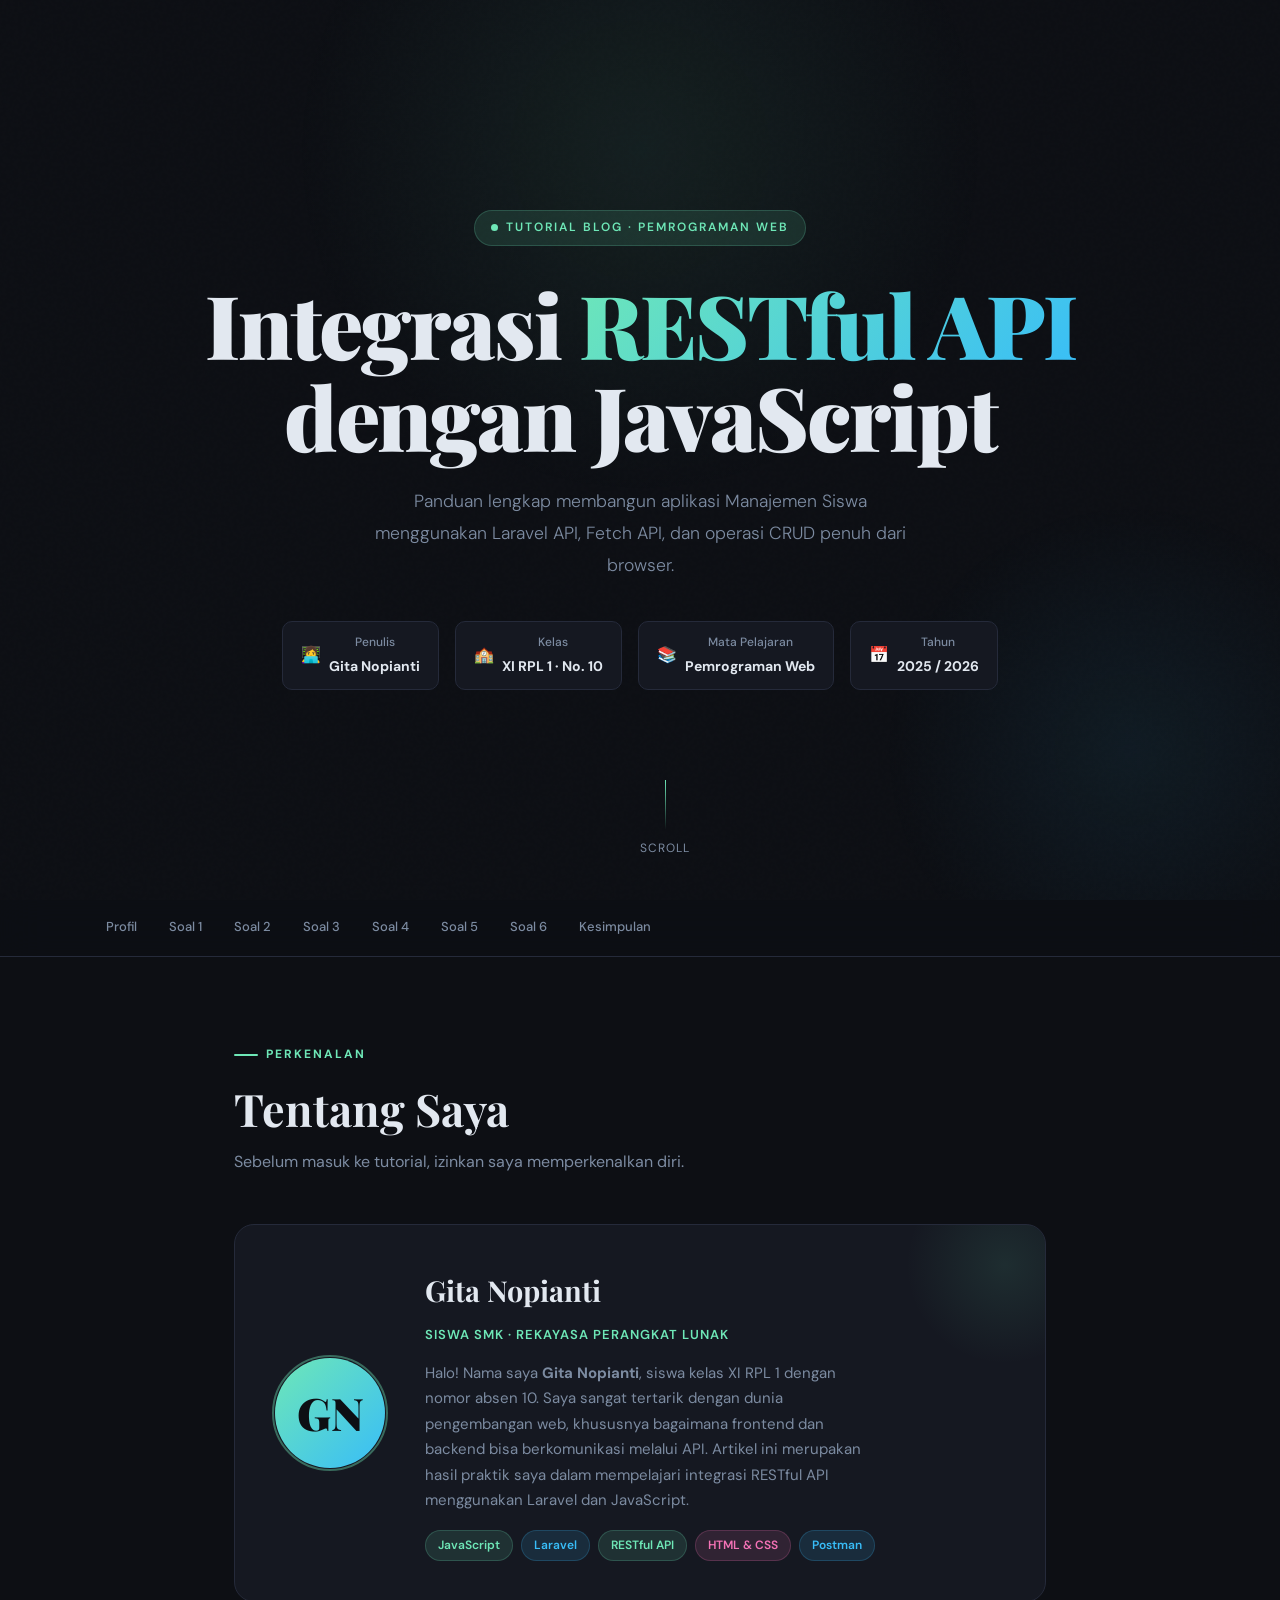
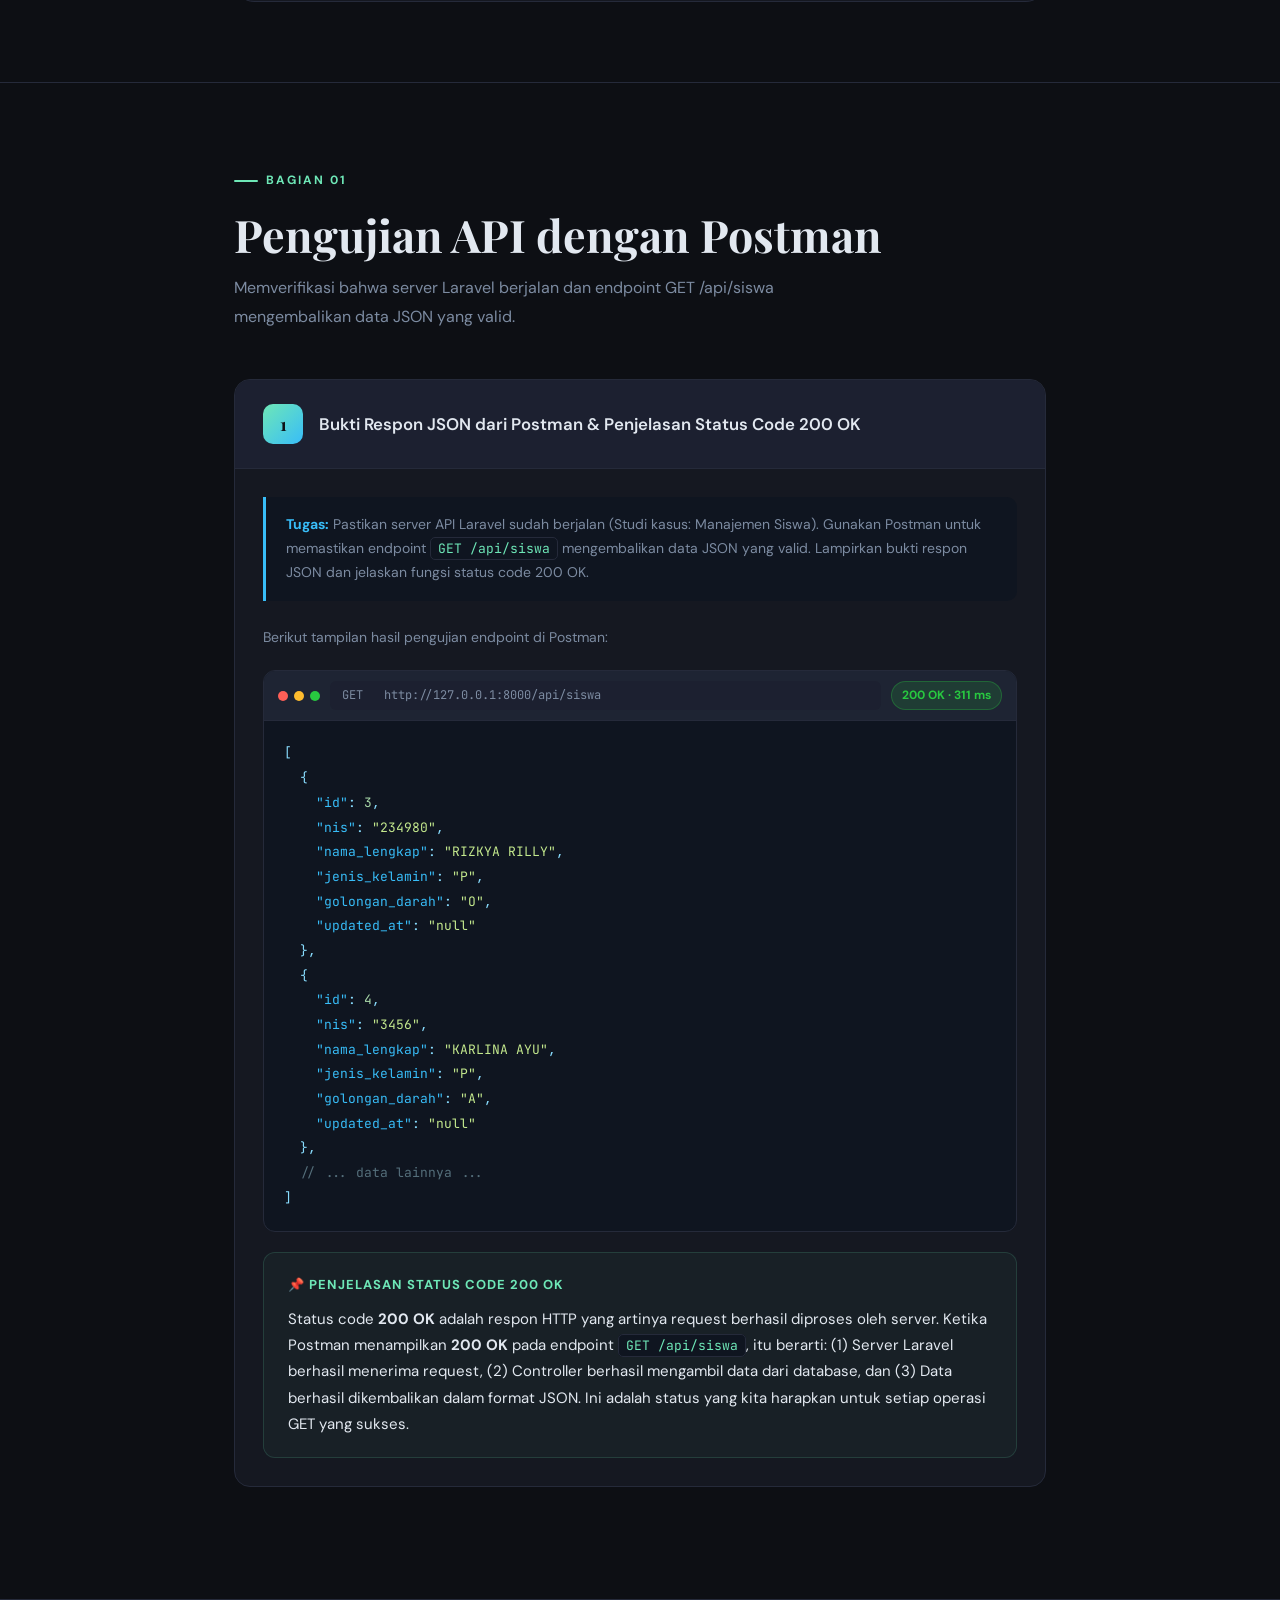
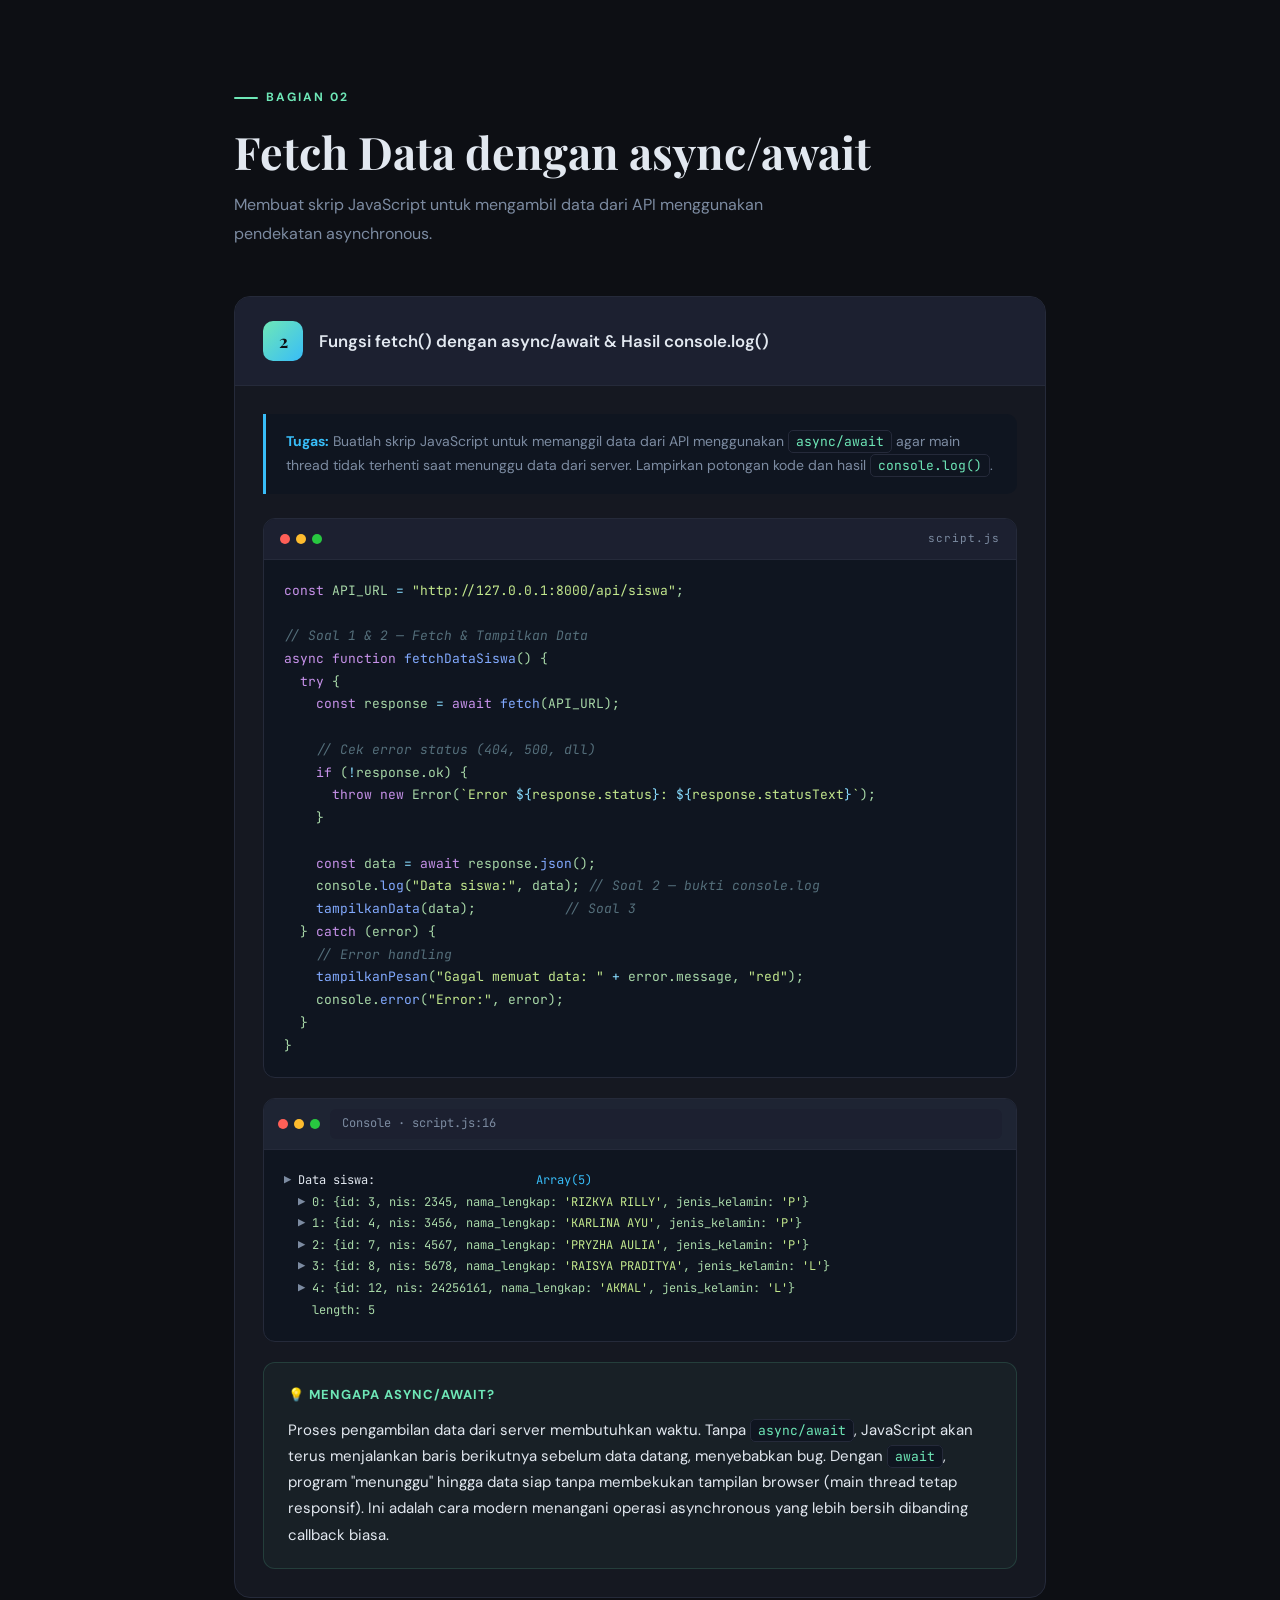
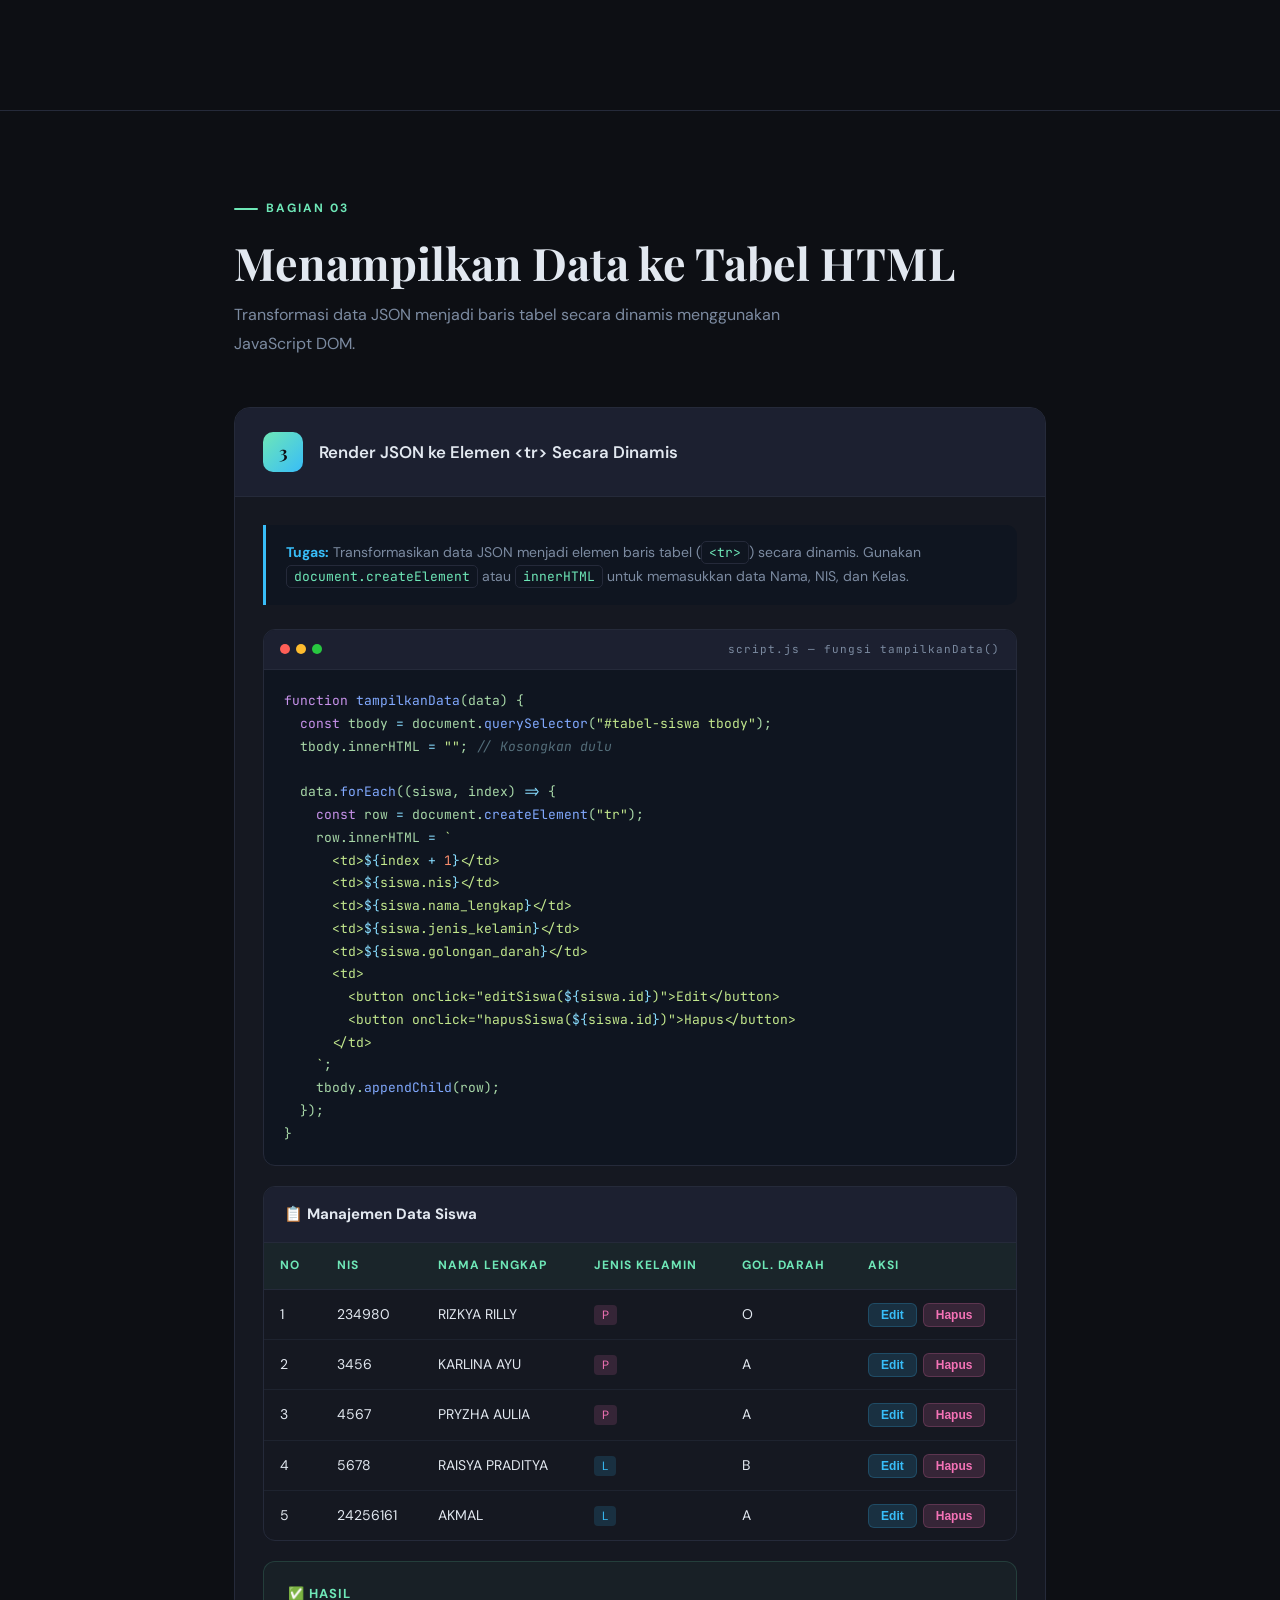
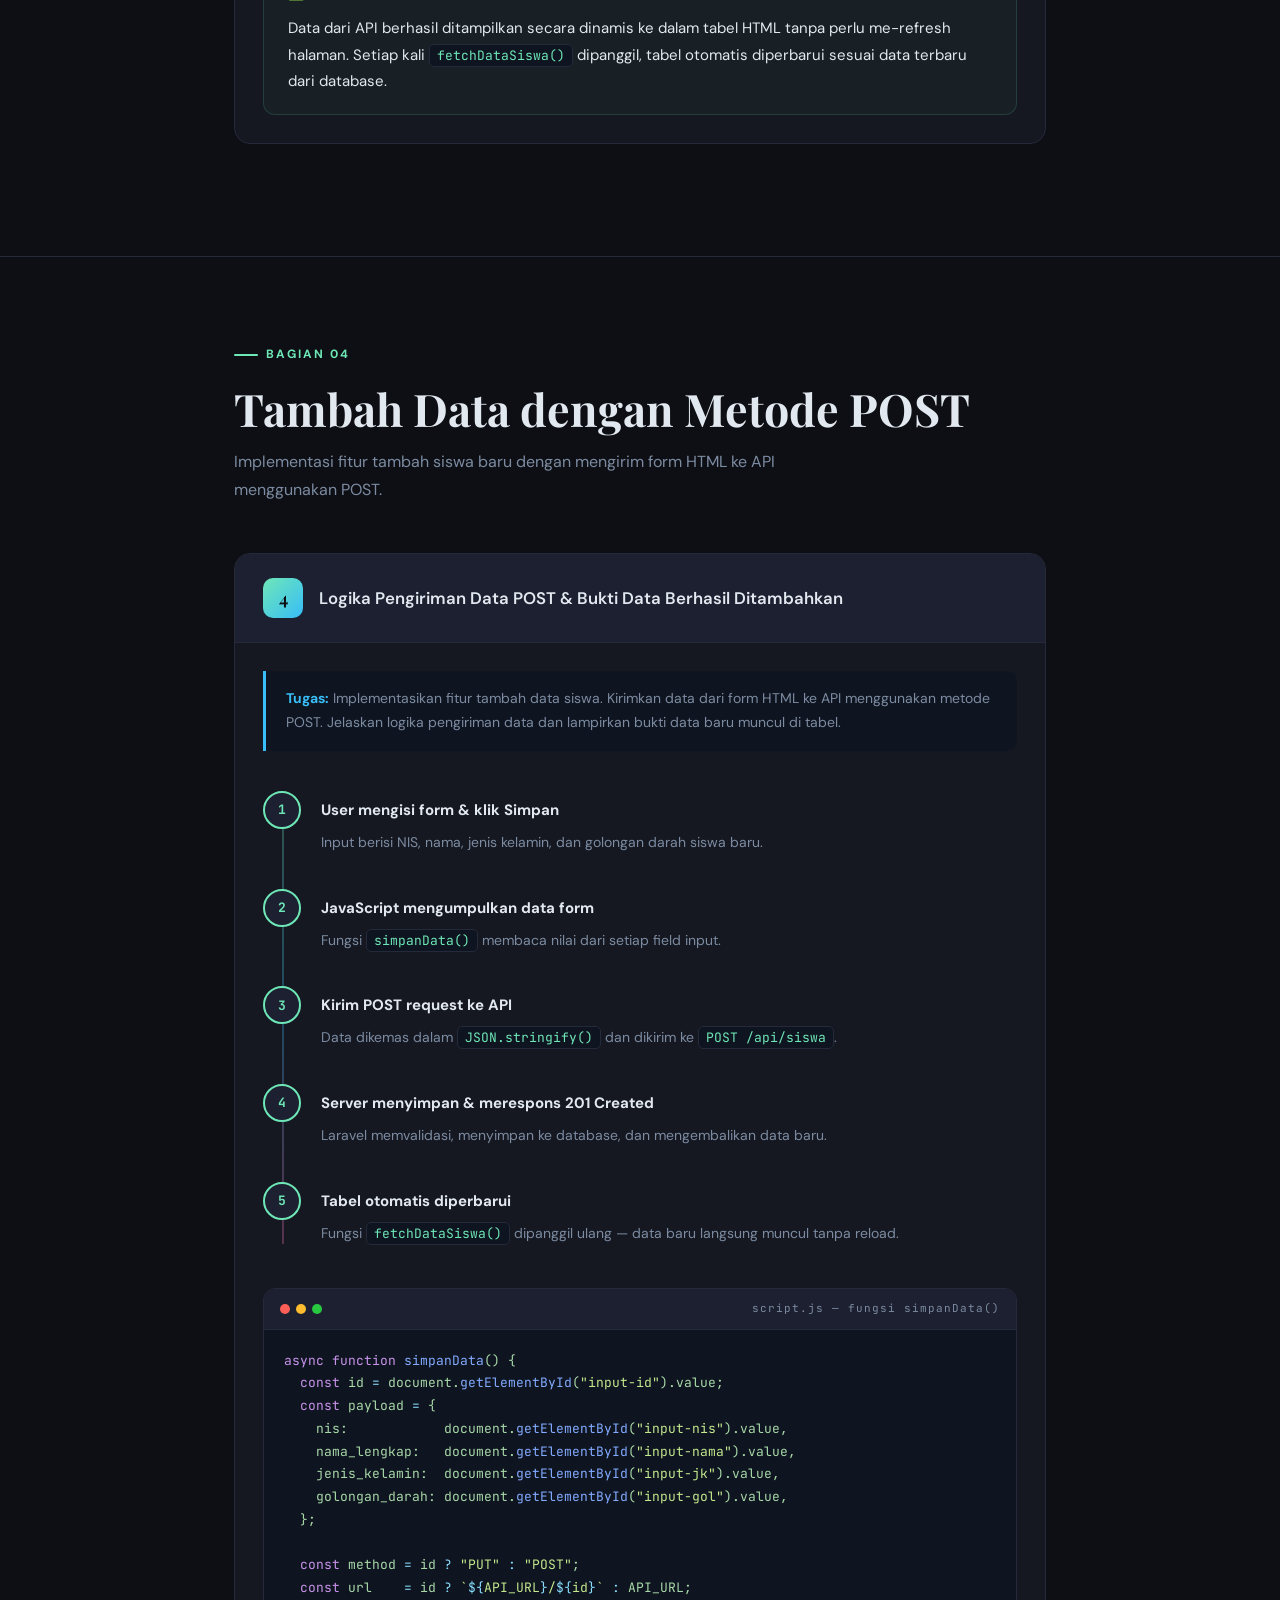
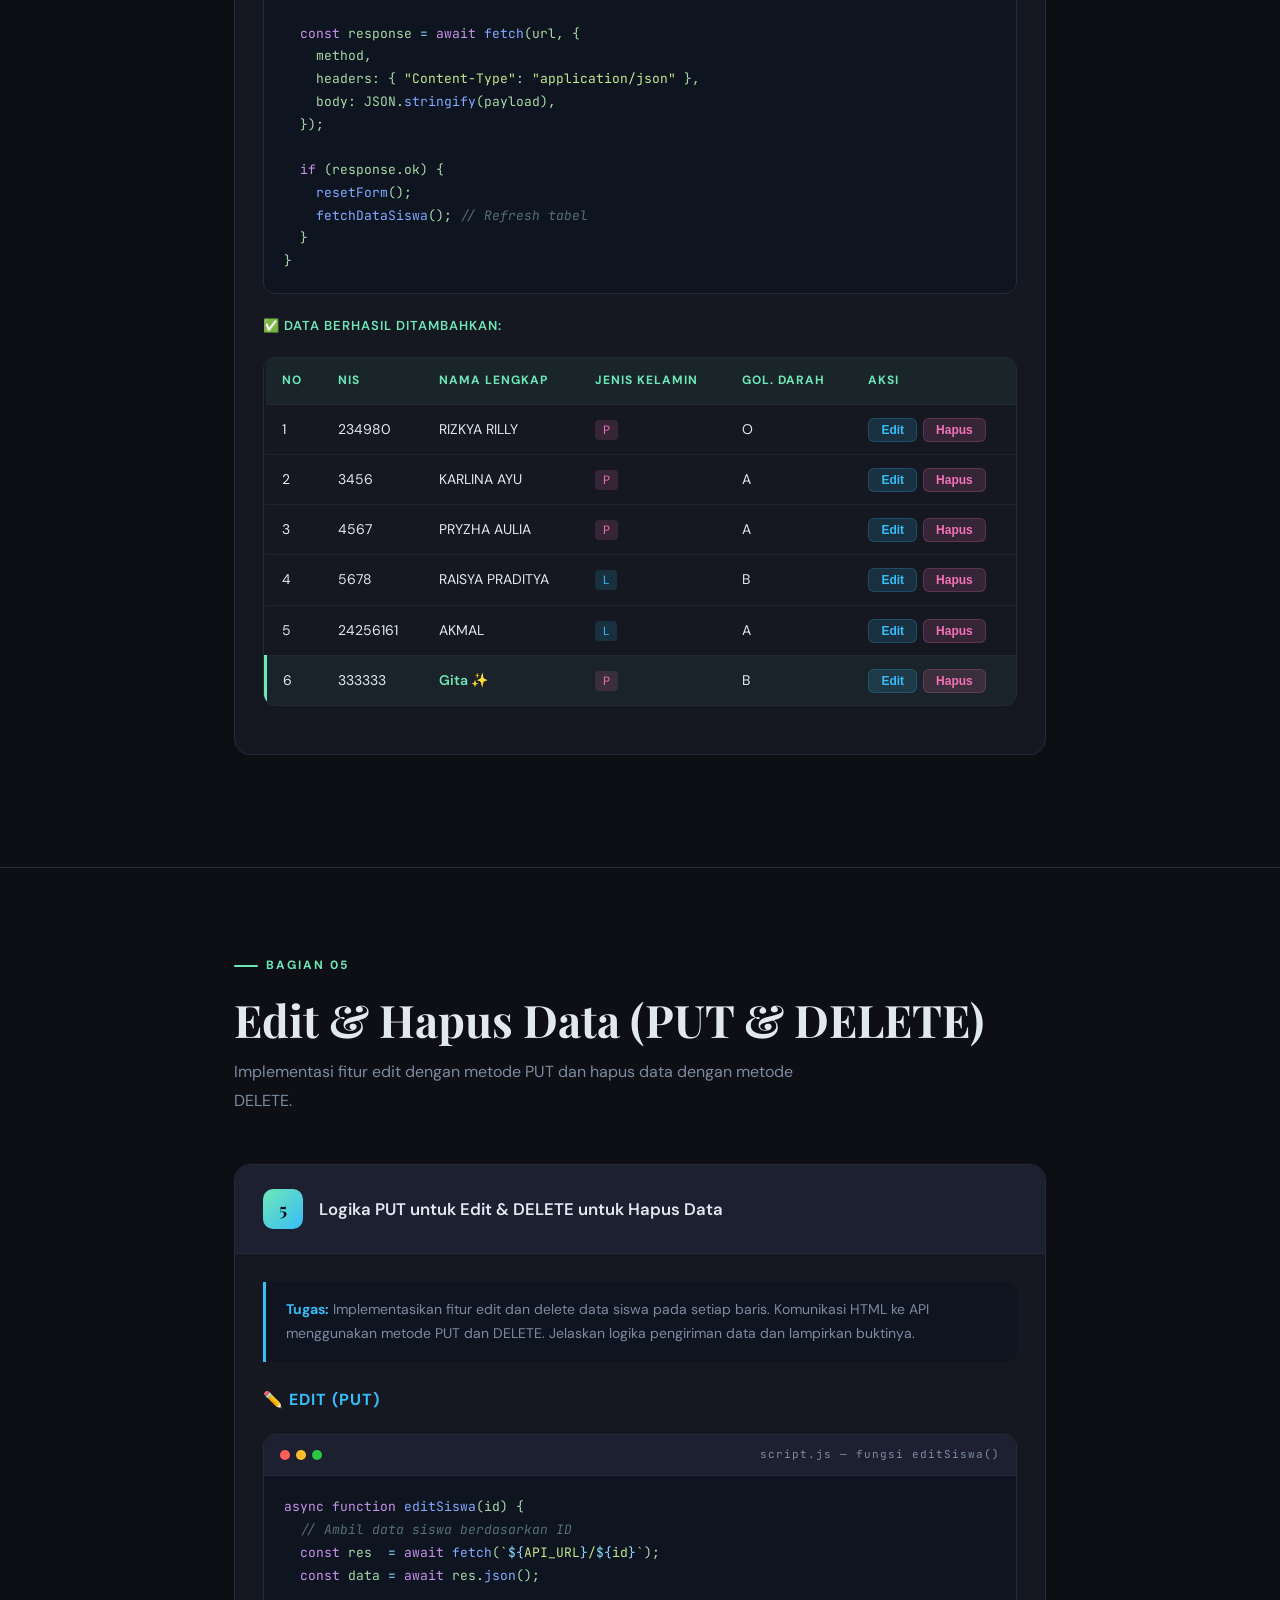
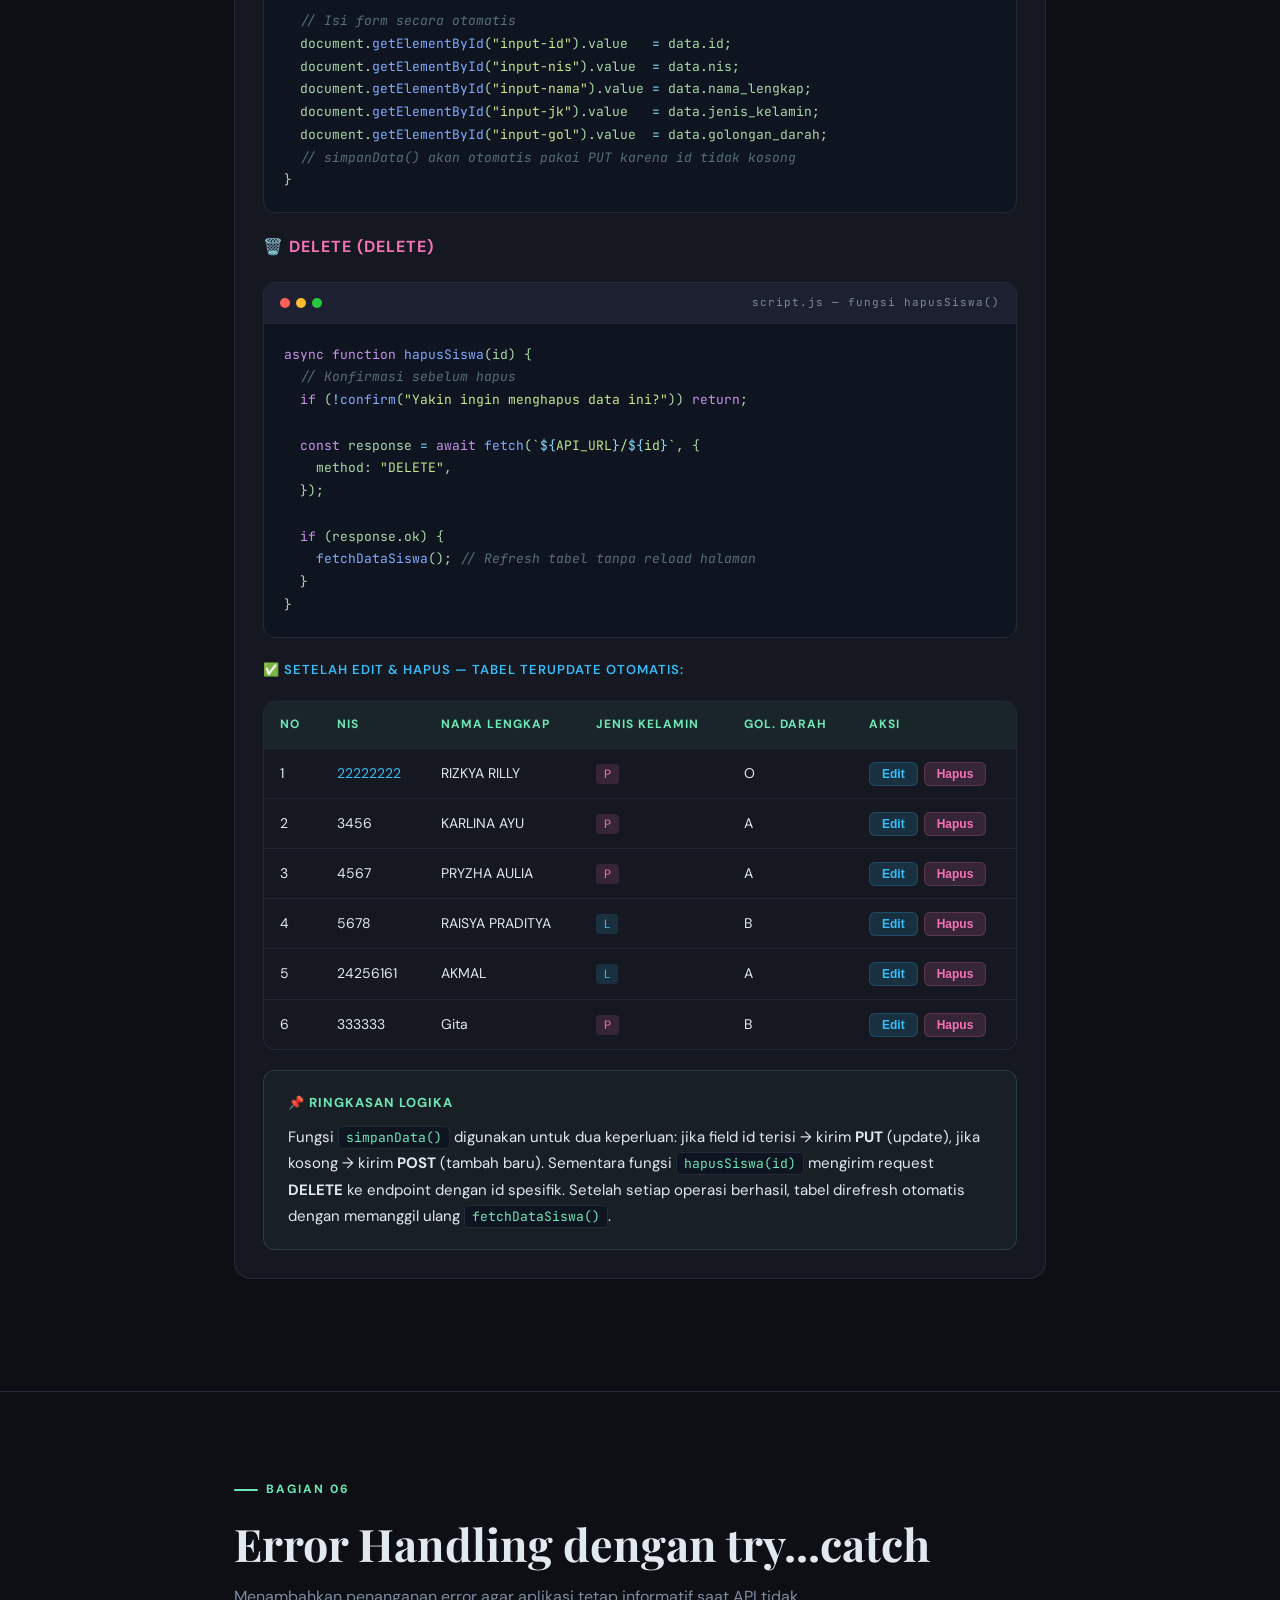
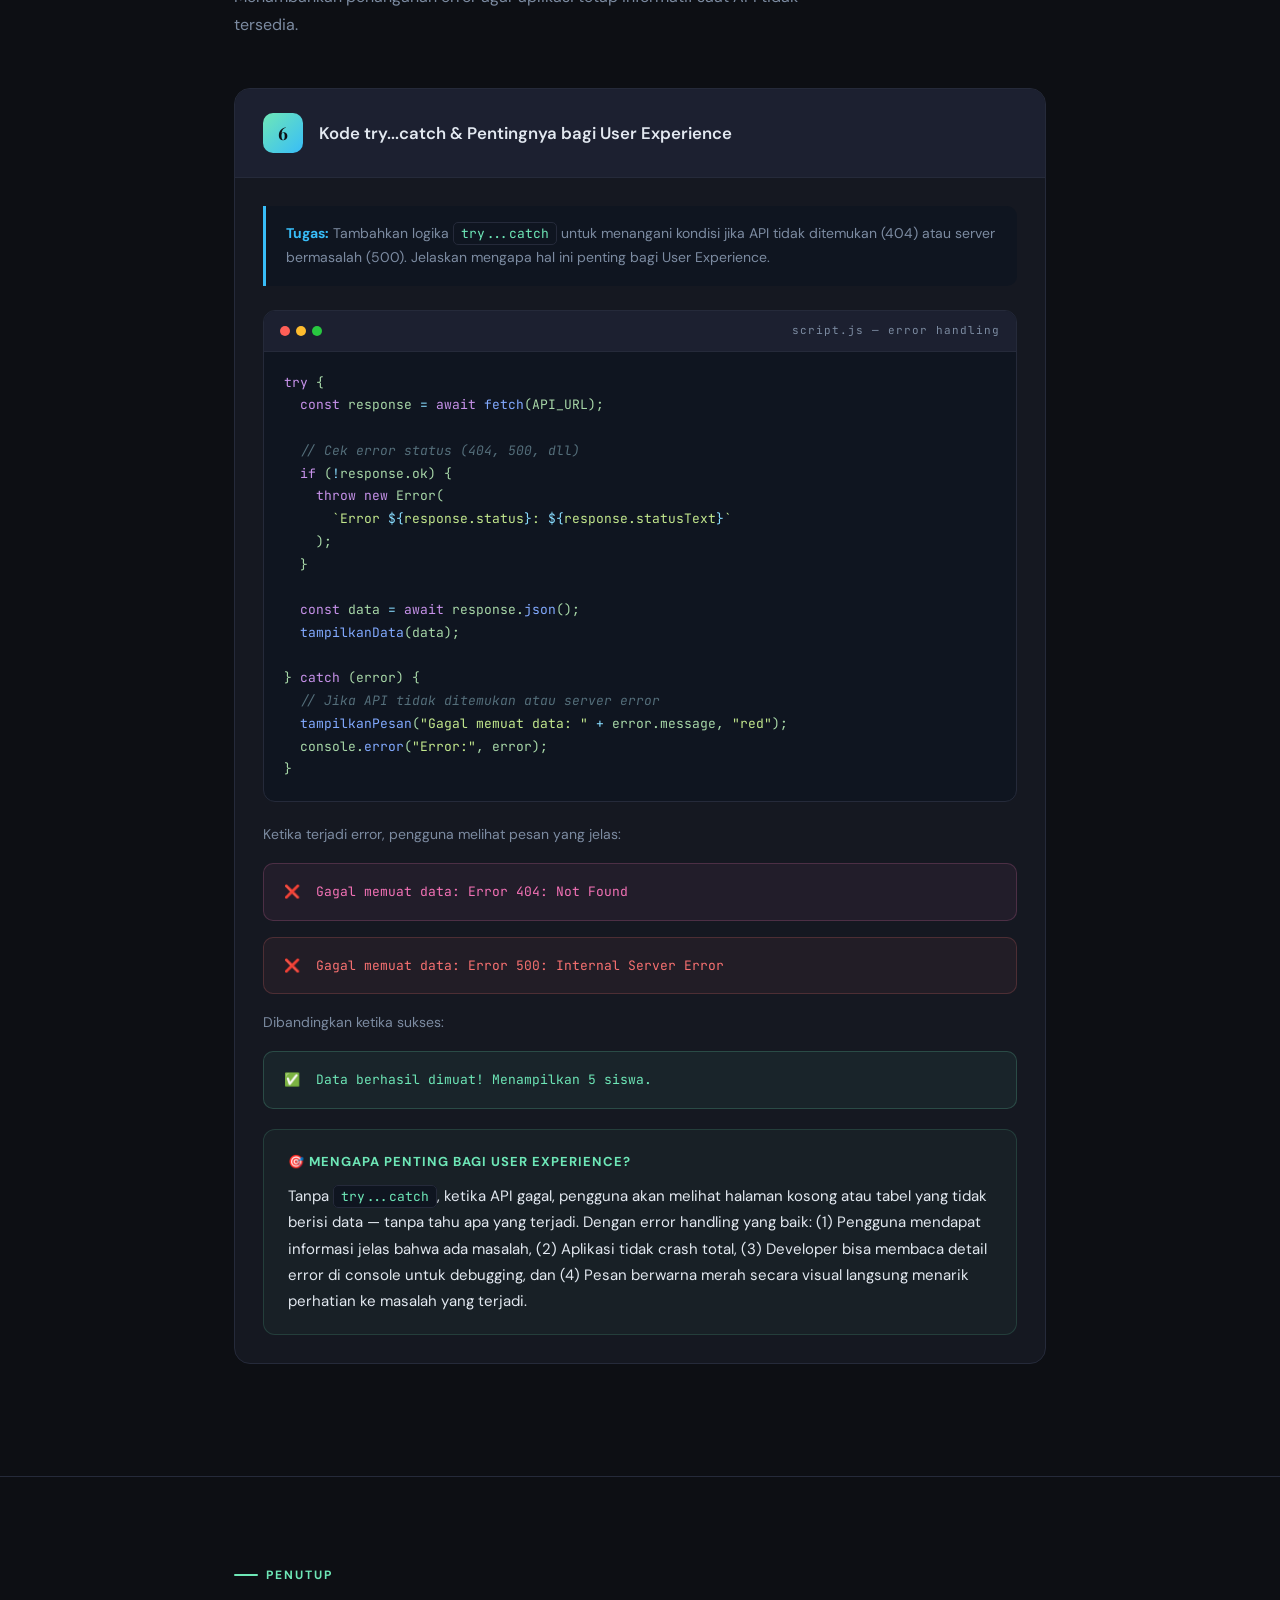
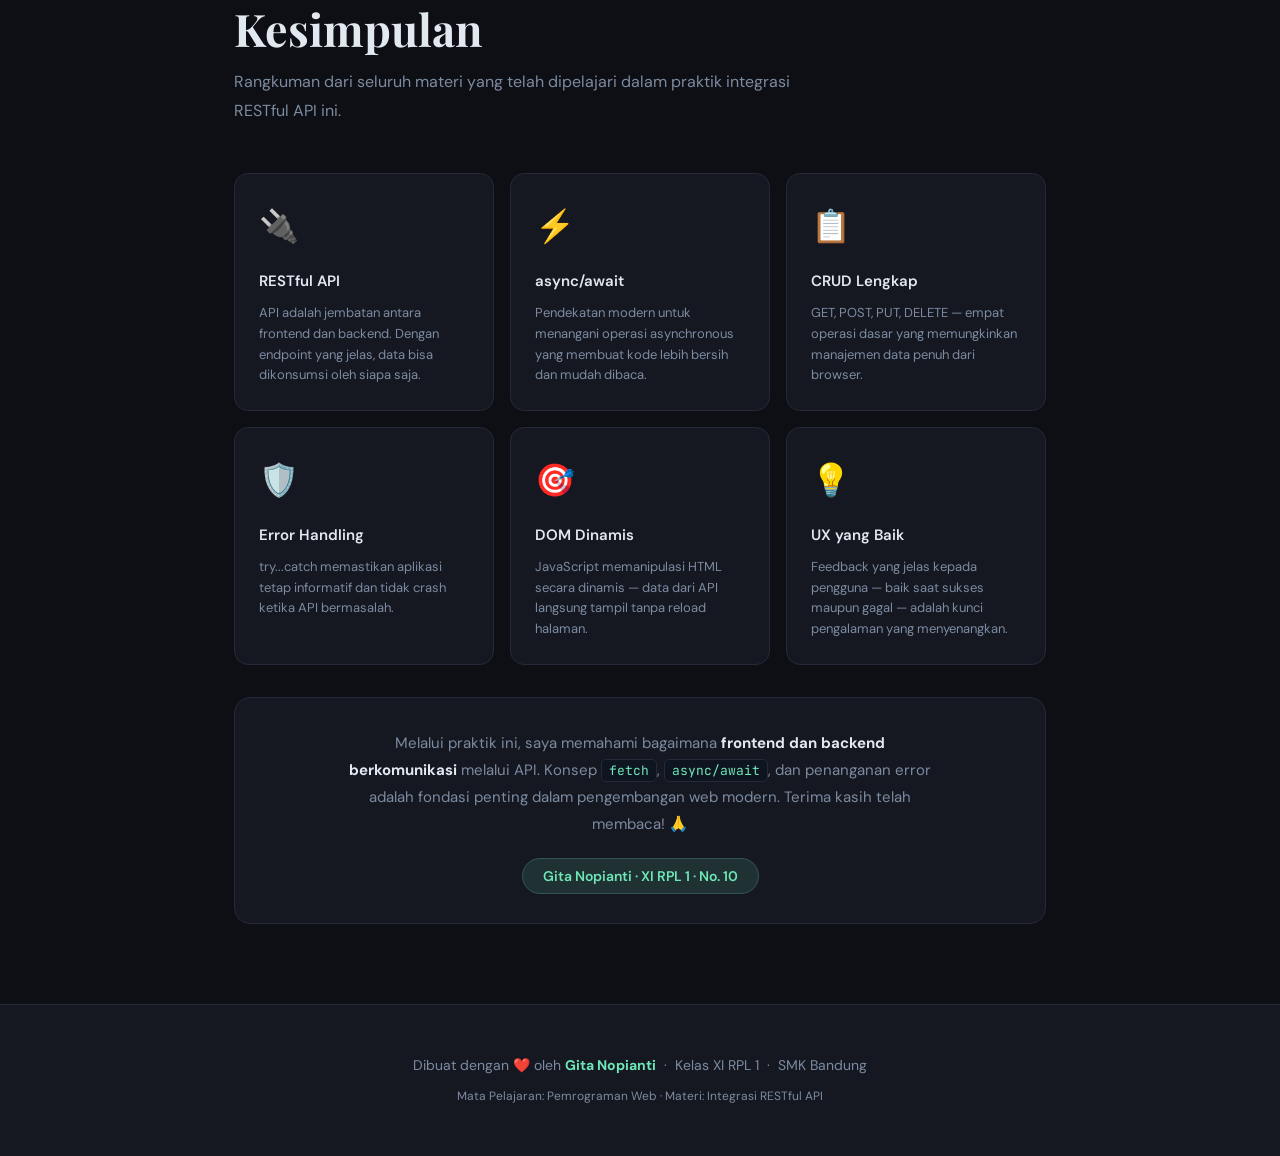
<file: index.html>
<!DOCTYPE html>
<html lang="id">
<head>
<meta charset="UTF-8">
<meta name="viewport" content="width=device-width, initial-scale=1.0">
<title>Tutorial Integrasi RESTful API - Gita Nopianti</title>
<link href="https://fonts.googleapis.com/css2?family=Playfair+Display:wght@700;900&family=DM+Sans:wght@300;400;500;600&family=JetBrains+Mono:wght@400;600&display=swap" rel="stylesheet">
<style>
  :root {
    --bg: #0d0f14;
    --surface: #151821;
    --surface2: #1c2030;
    --border: #252a3a;
    --accent: #6ee7b7;
    --accent2: #38bdf8;
    --accent3: #f472b6;
    --text: #e2e8f0;
    --muted: #7c8ba1;
    --code-bg: #0f1520;
    --tag-green: rgba(110,231,183,0.12);
    --tag-blue: rgba(56,189,248,0.12);
    --tag-pink: rgba(244,114,182,0.12);
  }

  * { margin: 0; padding: 0; box-sizing: border-box; }

  body {
    background: var(--bg);
    color: var(--text);
    font-family: 'DM Sans', sans-serif;
    font-size: 16px;
    line-height: 1.8;
    overflow-x: hidden;
  }

  /* ── NOISE OVERLAY ── */
  body::before {
    content: '';
    position: fixed;
    inset: 0;
    background-image: url("data:image/svg+xml,%3Csvg viewBox='0 0 256 256' xmlns='http://www.w3.org/2000/svg'%3E%3Cfilter id='noise'%3E%3CfeTurbulence type='fractalNoise' baseFrequency='0.9' numOctaves='4' stitchTiles='stitch'/%3E%3C/filter%3E%3Crect width='100%25' height='100%25' filter='url(%23noise)' opacity='0.03'/%3E%3C/svg%3E");
    pointer-events: none;
    z-index: 0;
    opacity: 0.4;
  }

  /* ── HEADER ── */
  header {
    position: relative;
    min-height: 100vh;
    display: flex;
    flex-direction: column;
    justify-content: center;
    align-items: center;
    text-align: center;
    padding: 80px 24px;
    overflow: hidden;
  }

  header::before {
    content: '';
    position: absolute;
    width: 700px; height: 700px;
    background: radial-gradient(ellipse, rgba(110,231,183,0.08) 0%, transparent 70%);
    top: -200px; left: 50%;
    transform: translateX(-50%);
    pointer-events: none;
  }
  header::after {
    content: '';
    position: absolute;
    width: 500px; height: 500px;
    background: radial-gradient(ellipse, rgba(56,189,248,0.07) 0%, transparent 70%);
    bottom: -100px; right: -100px;
    pointer-events: none;
  }

  .header-eyebrow {
    display: inline-flex;
    align-items: center;
    gap: 8px;
    background: var(--tag-green);
    border: 1px solid rgba(110,231,183,0.2);
    color: var(--accent);
    font-size: 12px;
    font-weight: 600;
    letter-spacing: 2px;
    text-transform: uppercase;
    padding: 6px 16px;
    border-radius: 100px;
    margin-bottom: 32px;
    position: relative;
    z-index: 1;
    animation: fadeUp 0.8s ease both;
  }

  .dot-live {
    width: 7px; height: 7px;
    background: var(--accent);
    border-radius: 50%;
    animation: pulse 1.5s ease-in-out infinite;
  }

  @keyframes pulse {
    0%, 100% { opacity: 1; transform: scale(1); }
    50% { opacity: 0.5; transform: scale(0.7); }
  }

  h1 {
    font-family: 'Playfair Display', serif;
    font-size: clamp(2.8rem, 7vw, 5.5rem);
    font-weight: 900;
    line-height: 1.05;
    letter-spacing: -2px;
    position: relative;
    z-index: 1;
    animation: fadeUp 0.8s 0.1s ease both;
    max-width: 900px;
  }

  h1 .highlight {
    background: linear-gradient(135deg, var(--accent) 0%, var(--accent2) 100%);
    -webkit-background-clip: text;
    -webkit-text-fill-color: transparent;
    background-clip: text;
  }

  .header-sub {
    color: var(--muted);
    font-size: 1.1rem;
    max-width: 560px;
    margin-top: 24px;
    position: relative;
    z-index: 1;
    animation: fadeUp 0.8s 0.2s ease both;
    font-weight: 300;
  }

  .header-meta {
    display: flex;
    gap: 16px;
    flex-wrap: wrap;
    justify-content: center;
    margin-top: 40px;
    position: relative;
    z-index: 1;
    animation: fadeUp 0.8s 0.3s ease both;
  }

  .meta-chip {
    display: flex;
    align-items: center;
    gap: 8px;
    background: var(--surface);
    border: 1px solid var(--border);
    border-radius: 10px;
    padding: 10px 18px;
    font-size: 14px;
    font-weight: 500;
  }
  .meta-chip .icon { font-size: 16px; }
  .meta-chip span { color: var(--muted); font-size: 12px; display: block; }
  .meta-chip strong { display: block; color: var(--text); }

  .scroll-hint {
    position: absolute;
    bottom: 40px;
    left: 50%;
    transform: translateX(-50%);
    display: flex;
    flex-direction: column;
    align-items: center;
    gap: 8px;
    color: var(--muted);
    font-size: 12px;
    letter-spacing: 1px;
    text-transform: uppercase;
    animation: fadeUp 1s 0.6s ease both;
  }
  .scroll-line {
    width: 1px;
    height: 50px;
    background: linear-gradient(to bottom, var(--accent), transparent);
    animation: scrollAnim 2s ease-in-out infinite;
  }
  @keyframes scrollAnim {
    0% { transform: scaleY(0); transform-origin: top; }
    50% { transform: scaleY(1); transform-origin: top; }
    51% { transform: scaleY(1); transform-origin: bottom; }
    100% { transform: scaleY(0); transform-origin: bottom; }
  }

  @keyframes fadeUp {
    from { opacity: 0; transform: translateY(20px); }
    to { opacity: 1; transform: translateY(0); }
  }

  /* ── NAV ── */
  nav {
    position: sticky;
    top: 0;
    z-index: 100;
    background: rgba(13,15,20,0.85);
    backdrop-filter: blur(20px);
    border-bottom: 1px solid var(--border);
    padding: 0 24px;
  }
  .nav-inner {
    max-width: 1100px;
    margin: 0 auto;
    display: flex;
    align-items: center;
    gap: 0;
    height: 56px;
    overflow-x: auto;
  }
  .nav-inner a {
    color: var(--muted);
    text-decoration: none;
    font-size: 13px;
    font-weight: 500;
    padding: 0 16px;
    height: 56px;
    display: flex;
    align-items: center;
    border-bottom: 2px solid transparent;
    white-space: nowrap;
    transition: color 0.2s, border-color 0.2s;
  }
  .nav-inner a:hover { color: var(--accent); border-bottom-color: var(--accent); }

  /* ── LAYOUT ── */
  .container {
    max-width: 860px;
    margin: 0 auto;
    padding: 0 24px;
  }

  section {
    padding: 80px 0;
    border-bottom: 1px solid var(--border);
  }
  section:last-of-type { border-bottom: none; }

  /* ── PROFILE CARD ── */
  .profile-card {
    background: var(--surface);
    border: 1px solid var(--border);
    border-radius: 20px;
    padding: 40px;
    display: flex;
    gap: 40px;
    align-items: center;
    position: relative;
    overflow: hidden;
  }
  .profile-card::before {
    content: '';
    position: absolute;
    top: -60px; right: -60px;
    width: 200px; height: 200px;
    background: radial-gradient(ellipse, rgba(110,231,183,0.1), transparent 70%);
  }
  .avatar-wrap {
    flex-shrink: 0;
  }
  .avatar {
    width: 110px;
    height: 110px;
    border-radius: 50%;
    background: linear-gradient(135deg, var(--accent), var(--accent2));
    display: flex;
    align-items: center;
    justify-content: center;
    font-family: 'Playfair Display', serif;
    font-size: 2.8rem;
    font-weight: 900;
    color: var(--bg);
    position: relative;
  }
  .avatar::after {
    content: '';
    position: absolute;
    inset: -3px;
    border-radius: 50%;
    border: 2px solid var(--accent);
    opacity: 0.4;
  }
  .profile-info h2 {
    font-family: 'Playfair Display', serif;
    font-size: 1.8rem;
    font-weight: 700;
    margin-bottom: 6px;
  }
  .profile-info .role {
    color: var(--accent);
    font-size: 13px;
    font-weight: 600;
    letter-spacing: 1px;
    text-transform: uppercase;
    margin-bottom: 14px;
  }
  .profile-info p {
    color: var(--muted);
    font-size: 15px;
    line-height: 1.7;
    max-width: 460px;
  }
  .profile-tags {
    display: flex;
    flex-wrap: wrap;
    gap: 8px;
    margin-top: 16px;
  }
  .tag {
    padding: 4px 12px;
    border-radius: 100px;
    font-size: 12px;
    font-weight: 600;
  }
  .tag-green { background: var(--tag-green); color: var(--accent); border: 1px solid rgba(110,231,183,0.2); }
  .tag-blue  { background: var(--tag-blue); color: var(--accent2); border: 1px solid rgba(56,189,248,0.2); }
  .tag-pink  { background: var(--tag-pink); color: var(--accent3); border: 1px solid rgba(244,114,182,0.2); }

  /* ── SECTION HEADINGS ── */
  .section-label {
    display: inline-flex;
    align-items: center;
    gap: 8px;
    color: var(--accent);
    font-size: 12px;
    font-weight: 700;
    letter-spacing: 2px;
    text-transform: uppercase;
    margin-bottom: 16px;
  }
  .section-label::before {
    content: '';
    display: block;
    width: 24px;
    height: 2px;
    background: var(--accent);
    border-radius: 2px;
  }

  h2.section-title {
    font-family: 'Playfair Display', serif;
    font-size: clamp(1.8rem, 4vw, 2.8rem);
    font-weight: 700;
    line-height: 1.2;
    margin-bottom: 12px;
  }

  .section-desc {
    color: var(--muted);
    font-size: 1rem;
    margin-bottom: 48px;
    max-width: 600px;
  }

  /* ── SOAL CARD ── */
  .soal-card {
    background: var(--surface);
    border: 1px solid var(--border);
    border-radius: 16px;
    margin-bottom: 32px;
    overflow: hidden;
    transition: border-color 0.3s;
  }
  .soal-card:hover { border-color: rgba(110,231,183,0.3); }

  .soal-header {
    display: flex;
    align-items: center;
    gap: 16px;
    padding: 24px 28px;
    border-bottom: 1px solid var(--border);
    background: var(--surface2);
  }
  .soal-num {
    width: 40px; height: 40px;
    border-radius: 10px;
    background: linear-gradient(135deg, var(--accent), var(--accent2));
    display: flex;
    align-items: center;
    justify-content: center;
    font-family: 'Playfair Display', serif;
    font-weight: 700;
    color: var(--bg);
    font-size: 1.1rem;
    flex-shrink: 0;
  }
  .soal-title {
    font-weight: 600;
    font-size: 1.05rem;
  }
  .soal-body { padding: 28px; }

  .soal-question {
    background: var(--code-bg);
    border-left: 3px solid var(--accent2);
    border-radius: 0 10px 10px 0;
    padding: 16px 20px;
    color: var(--muted);
    font-size: 14px;
    line-height: 1.7;
    margin-bottom: 24px;
  }
  .soal-question strong { color: var(--accent2); }

  /* ── CODE BLOCK ── */
  .code-block {
    background: var(--code-bg);
    border: 1px solid var(--border);
    border-radius: 12px;
    overflow: hidden;
    margin: 20px 0;
  }
  .code-header {
    display: flex;
    align-items: center;
    justify-content: space-between;
    padding: 10px 16px;
    background: var(--surface2);
    border-bottom: 1px solid var(--border);
  }
  .code-dots { display: flex; gap: 6px; }
  .code-dots span {
    width: 10px; height: 10px;
    border-radius: 50%;
  }
  .code-dots span:nth-child(1) { background: #ff5f57; }
  .code-dots span:nth-child(2) { background: #febc2e; }
  .code-dots span:nth-child(3) { background: #28c840; }
  .code-lang {
    font-family: 'JetBrains Mono', monospace;
    font-size: 11px;
    color: var(--muted);
    letter-spacing: 1px;
  }
  .code-block pre {
    font-family: 'JetBrains Mono', monospace;
    font-size: 13px;
    line-height: 1.75;
    padding: 20px;
    overflow-x: auto;
    color: #a8d8a8;
  }
  .kw { color: #c792ea; }
  .fn { color: #82aaff; }
  .str { color: #c3e88d; }
  .cm { color: #546e7a; font-style: italic; }
  .nb { color: #f78c6c; }
  .op { color: #89ddff; }
  .at { color: var(--accent2); }

  /* ── ANSWER BOX ── */
  .answer-box {
    background: rgba(110,231,183,0.04);
    border: 1px solid rgba(110,231,183,0.15);
    border-radius: 12px;
    padding: 20px 24px;
    margin-top: 20px;
  }
  .answer-box h4 {
    color: var(--accent);
    font-size: 13px;
    font-weight: 700;
    letter-spacing: 1px;
    text-transform: uppercase;
    margin-bottom: 10px;
  }
  .answer-box p {
    color: var(--text);
    font-size: 15px;
    line-height: 1.75;
  }

  /* ── MOCK SCREENSHOT ── */
  .mock-screen {
    background: var(--code-bg);
    border: 1px solid var(--border);
    border-radius: 12px;
    overflow: hidden;
    margin: 20px 0;
  }
  .mock-topbar {
    background: #1e2433;
    padding: 10px 14px;
    display: flex;
    align-items: center;
    gap: 10px;
    border-bottom: 1px solid var(--border);
  }
  .mock-url {
    flex: 1;
    background: var(--surface2);
    border-radius: 6px;
    padding: 4px 12px;
    font-family: 'JetBrains Mono', monospace;
    font-size: 12px;
    color: var(--muted);
  }
  .mock-status {
    background: rgba(40,200,64,0.15);
    border: 1px solid rgba(40,200,64,0.3);
    color: #28c840;
    padding: 3px 10px;
    border-radius: 100px;
    font-size: 12px;
    font-weight: 700;
  }
  .mock-body {
    padding: 20px;
    font-family: 'JetBrains Mono', monospace;
    font-size: 13px;
    line-height: 1.9;
    color: #a8d8a8;
  }

  /* ── TABLE MOCK ── */
  .table-mock {
    background: var(--surface);
    border: 1px solid var(--border);
    border-radius: 12px;
    overflow: hidden;
    margin: 20px 0;
  }
  .table-mock-header {
    background: var(--surface2);
    padding: 14px 20px;
    font-weight: 700;
    font-size: 15px;
    border-bottom: 1px solid var(--border);
  }
  .table-mock table {
    width: 100%;
    border-collapse: collapse;
    font-size: 14px;
  }
  .table-mock th {
    background: rgba(110,231,183,0.06);
    color: var(--accent);
    font-size: 12px;
    font-weight: 700;
    letter-spacing: 1px;
    text-transform: uppercase;
    padding: 12px 16px;
    text-align: left;
    border-bottom: 1px solid var(--border);
  }
  .table-mock td {
    padding: 12px 16px;
    color: var(--text);
    border-bottom: 1px solid rgba(37,42,58,0.6);
  }
  .table-mock tr:last-child td { border-bottom: none; }
  .table-mock tr:hover td { background: rgba(110,231,183,0.03); }
  .btn-edit {
    background: rgba(56,189,248,0.15);
    color: var(--accent2);
    border: 1px solid rgba(56,189,248,0.2);
    padding: 4px 12px;
    border-radius: 6px;
    font-size: 12px;
    font-weight: 600;
    cursor: pointer;
    margin-right: 6px;
  }
  .btn-del {
    background: rgba(244,114,182,0.15);
    color: var(--accent3);
    border: 1px solid rgba(244,114,182,0.2);
    padding: 4px 12px;
    border-radius: 6px;
    font-size: 12px;
    font-weight: 600;
    cursor: pointer;
  }
  .badge-p { background: rgba(244,114,182,0.15); color: var(--accent3); padding: 2px 8px; border-radius: 4px; font-size: 12px; }
  .badge-l { background: rgba(56,189,248,0.15); color: var(--accent2); padding: 2px 8px; border-radius: 4px; font-size: 12px; }

  /* ── FLOW STEPS ── */
  .flow-steps {
    display: flex;
    flex-direction: column;
    gap: 0;
    margin: 24px 0;
    position: relative;
  }
  .flow-steps::before {
    content: '';
    position: absolute;
    left: 19px;
    top: 20px;
    bottom: 20px;
    width: 2px;
    background: linear-gradient(to bottom, var(--accent), var(--accent2), var(--accent3));
    opacity: 0.3;
  }
  .flow-step {
    display: flex;
    gap: 20px;
    align-items: flex-start;
    padding: 16px 0;
  }
  .step-dot {
    width: 38px; height: 38px;
    border-radius: 50%;
    background: var(--surface2);
    border: 2px solid var(--accent);
    display: flex;
    align-items: center;
    justify-content: center;
    font-family: 'JetBrains Mono', monospace;
    font-weight: 700;
    font-size: 13px;
    color: var(--accent);
    flex-shrink: 0;
    position: relative;
    z-index: 1;
  }
  .step-content { padding-top: 6px; }
  .step-content strong { color: var(--text); font-size: 15px; display: block; margin-bottom: 4px; }
  .step-content span { color: var(--muted); font-size: 14px; }

  /* ── ERROR BOX ── */
  .error-demo {
    background: rgba(244,114,182,0.06);
    border: 1px solid rgba(244,114,182,0.2);
    border-radius: 10px;
    padding: 16px 20px;
    font-family: 'JetBrains Mono', monospace;
    font-size: 13px;
    color: var(--accent3);
    margin: 16px 0;
  }
  .success-demo {
    background: rgba(110,231,183,0.06);
    border: 1px solid rgba(110,231,183,0.2);
    border-radius: 10px;
    padding: 16px 20px;
    font-family: 'JetBrains Mono', monospace;
    font-size: 13px;
    color: var(--accent);
    margin: 16px 0;
  }

  /* ── CONCLUSION ── */
  .conclusion-grid {
    display: grid;
    grid-template-columns: repeat(auto-fit, minmax(220px, 1fr));
    gap: 16px;
    margin: 32px 0;
  }
  .concl-card {
    background: var(--surface);
    border: 1px solid var(--border);
    border-radius: 14px;
    padding: 24px;
    transition: border-color 0.2s, transform 0.2s;
  }
  .concl-card:hover { border-color: var(--accent); transform: translateY(-3px); }
  .concl-icon { font-size: 2rem; margin-bottom: 12px; }
  .concl-card h4 { font-size: 15px; font-weight: 600; margin-bottom: 8px; }
  .concl-card p { font-size: 13px; color: var(--muted); line-height: 1.6; }

  /* ── FOOTER ── */
  footer {
    background: var(--surface);
    border-top: 1px solid var(--border);
    padding: 48px 24px;
    text-align: center;
  }
  footer p { color: var(--muted); font-size: 14px; }
  footer strong { color: var(--accent); }

  /* ── DIVIDER ── */
  .divider {
    height: 1px;
    background: linear-gradient(to right, transparent, var(--border), transparent);
    margin: 32px 0;
  }

  /* ── INLINE CODE ── */
  code {
    font-family: 'JetBrains Mono', monospace;
    background: var(--code-bg);
    border: 1px solid var(--border);
    padding: 2px 7px;
    border-radius: 5px;
    font-size: 13px;
    color: var(--accent);
  }

  /* ── RESPONSIVE ── */
  @media (max-width: 640px) {
    .profile-card { flex-direction: column; text-align: center; }
    .profile-tags { justify-content: center; }
  }
</style>
</head>
<body>

<!-- ══ HERO ══ -->
<header>
  <div class="header-eyebrow">
    <span class="dot-live"></span>
    Tutorial Blog · Pemrograman Web
  </div>
  <h1>Integrasi <span class="highlight">RESTful API</span><br>dengan JavaScript</h1>
  <p class="header-sub">Panduan lengkap membangun aplikasi Manajemen Siswa menggunakan Laravel API, Fetch API, dan operasi CRUD penuh dari browser.</p>
  <div class="header-meta">
    <div class="meta-chip">
      <span class="icon">👩‍💻</span>
      <div><span>Penulis</span><strong>Gita Nopianti</strong></div>
    </div>
    <div class="meta-chip">
      <span class="icon">🏫</span>
      <div><span>Kelas</span><strong>XI RPL 1 · No. 10</strong></div>
    </div>
    <div class="meta-chip">
      <span class="icon">📚</span>
      <div><span>Mata Pelajaran</span><strong>Pemrograman Web</strong></div>
    </div>
    <div class="meta-chip">
      <span class="icon">📅</span>
      <div><span>Tahun</span><strong>2025 / 2026</strong></div>
    </div>
  </div>
  <div class="scroll-hint">
    <div class="scroll-line"></div>
    Scroll
  </div>
</header>

<!-- ══ NAV ══ -->
<nav>
  <div class="nav-inner">
    <a href="#profil">Profil</a>
    <a href="#soal1">Soal 1</a>
    <a href="#soal2">Soal 2</a>
    <a href="#soal3">Soal 3</a>
    <a href="#soal4">Soal 4</a>
    <a href="#soal5">Soal 5</a>
    <a href="#soal6">Soal 6</a>
    <a href="#kesimpulan">Kesimpulan</a>
  </div>
</nav>

<!-- ══ PROFIL ══ -->
<section id="profil">
  <div class="container">
    <div class="section-label">Perkenalan</div>
    <h2 class="section-title">Tentang Saya</h2>
    <p class="section-desc">Sebelum masuk ke tutorial, izinkan saya memperkenalkan diri.</p>

    <div class="profile-card">
      <div class="avatar-wrap">
        <div class="avatar">GN</div>
      </div>
      <div class="profile-info">
        <h2>Gita Nopianti</h2>
        <div class="role">Siswa SMK · Rekayasa Perangkat Lunak</div>
        <p>Halo! Nama saya <strong>Gita Nopianti</strong>, siswa kelas XI RPL 1 dengan nomor absen 10. Saya sangat tertarik dengan dunia pengembangan web, khususnya bagaimana frontend dan backend bisa berkomunikasi melalui API. Artikel ini merupakan hasil praktik saya dalam mempelajari integrasi RESTful API menggunakan Laravel dan JavaScript.</p>
        <div class="profile-tags">
          <span class="tag tag-green">JavaScript</span>
          <span class="tag tag-blue">Laravel</span>
          <span class="tag tag-green">RESTful API</span>
          <span class="tag tag-pink">HTML & CSS</span>
          <span class="tag tag-blue">Postman</span>
        </div>
      </div>
    </div>
  </div>
</section>

<!-- ══ SOAL 1 ══ -->
<section id="soal1">
  <div class="container">
    <div class="section-label">Bagian 01</div>
    <h2 class="section-title">Pengujian API dengan Postman</h2>
    <p class="section-desc">Memverifikasi bahwa server Laravel berjalan dan endpoint GET /api/siswa mengembalikan data JSON yang valid.</p>

    <div class="soal-card">
      <div class="soal-header">
        <div class="soal-num">1</div>
        <div class="soal-title">Bukti Respon JSON dari Postman & Penjelasan Status Code 200 OK</div>
      </div>
      <div class="soal-body">
        <div class="soal-question">
          <strong>Tugas:</strong> Pastikan server API Laravel sudah berjalan (Studi kasus: Manajemen Siswa). Gunakan Postman untuk memastikan endpoint <code>GET /api/siswa</code> mengembalikan data JSON yang valid. Lampirkan bukti respon JSON dan jelaskan fungsi status code 200 OK.
        </div>

        <p style="color:var(--muted); font-size:14px; margin-bottom:16px;">Berikut tampilan hasil pengujian endpoint di Postman:</p>

        <!-- Simulasi tampilan Postman -->
        <div class="mock-screen">
          <div class="mock-topbar">
            <div class="code-dots"><span></span><span></span><span></span></div>
            <div class="mock-url">GET &nbsp; http://127.0.0.1:8000/api/siswa</div>
            <div class="mock-status">200 OK · 311 ms</div>
          </div>
          <div class="mock-body">
<span style="color:#89ddff;">[</span><br>
&nbsp;&nbsp;<span style="color:#89ddff;">{</span><br>
&nbsp;&nbsp;&nbsp;&nbsp;<span style="color:var(--accent2);">"id"</span><span style="color:#89ddff;">:</span> <span style="color:var(--nb);">3</span><span style="color:#89ddff;">,</span><br>
&nbsp;&nbsp;&nbsp;&nbsp;<span style="color:var(--accent2);">"nis"</span><span style="color:#89ddff;">:</span> <span style="color:#c3e88d;">"234980"</span><span style="color:#89ddff;">,</span><br>
&nbsp;&nbsp;&nbsp;&nbsp;<span style="color:var(--accent2);">"nama_lengkap"</span><span style="color:#89ddff;">:</span> <span style="color:#c3e88d;">"RIZKYA RILLY"</span><span style="color:#89ddff;">,</span><br>
&nbsp;&nbsp;&nbsp;&nbsp;<span style="color:var(--accent2);">"jenis_kelamin"</span><span style="color:#89ddff;">:</span> <span style="color:#c3e88d;">"P"</span><span style="color:#89ddff;">,</span><br>
&nbsp;&nbsp;&nbsp;&nbsp;<span style="color:var(--accent2);">"golongan_darah"</span><span style="color:#89ddff;">:</span> <span style="color:#c3e88d;">"O"</span><span style="color:#89ddff;">,</span><br>
&nbsp;&nbsp;&nbsp;&nbsp;<span style="color:var(--accent2);">"updated_at"</span><span style="color:#89ddff;">:</span> <span style="color:#c3e88d;">"null"</span><br>
&nbsp;&nbsp;<span style="color:#89ddff;">},</span><br>
&nbsp;&nbsp;<span style="color:#89ddff;">{</span><br>
&nbsp;&nbsp;&nbsp;&nbsp;<span style="color:var(--accent2);">"id"</span><span style="color:#89ddff;">:</span> <span style="color:var(--nb);">4</span><span style="color:#89ddff;">,</span><br>
&nbsp;&nbsp;&nbsp;&nbsp;<span style="color:var(--accent2);">"nis"</span><span style="color:#89ddff;">:</span> <span style="color:#c3e88d;">"3456"</span><span style="color:#89ddff;">,</span><br>
&nbsp;&nbsp;&nbsp;&nbsp;<span style="color:var(--accent2);">"nama_lengkap"</span><span style="color:#89ddff;">:</span> <span style="color:#c3e88d;">"KARLINA AYU"</span><span style="color:#89ddff;">,</span><br>
&nbsp;&nbsp;&nbsp;&nbsp;<span style="color:var(--accent2);">"jenis_kelamin"</span><span style="color:#89ddff;">:</span> <span style="color:#c3e88d;">"P"</span><span style="color:#89ddff;">,</span><br>
&nbsp;&nbsp;&nbsp;&nbsp;<span style="color:var(--accent2);">"golongan_darah"</span><span style="color:#89ddff;">:</span> <span style="color:#c3e88d;">"A"</span><span style="color:#89ddff;">,</span><br>
&nbsp;&nbsp;&nbsp;&nbsp;<span style="color:var(--accent2);">"updated_at"</span><span style="color:#89ddff;">:</span> <span style="color:#c3e88d;">"null"</span><br>
&nbsp;&nbsp;<span style="color:#89ddff;">},</span><br>
&nbsp;&nbsp;<span style="color:#546e7a;">// ... data lainnya ...</span><br>
<span style="color:#89ddff;">]</span>
          </div>
        </div>

        <div class="answer-box">
          <h4>📌 Penjelasan Status Code 200 OK</h4>
          <p>Status code <strong>200 OK</strong> adalah respon HTTP yang artinya request berhasil diproses oleh server. Ketika Postman menampilkan <strong>200 OK</strong> pada endpoint <code>GET /api/siswa</code>, itu berarti: (1) Server Laravel berhasil menerima request, (2) Controller berhasil mengambil data dari database, dan (3) Data berhasil dikembalikan dalam format JSON. Ini adalah status yang kita harapkan untuk setiap operasi GET yang sukses.</p>
        </div>
      </div>
    </div>
  </div>
</section>

<!-- ══ SOAL 2 ══ -->
<section id="soal2">
  <div class="container">
    <div class="section-label">Bagian 02</div>
    <h2 class="section-title">Fetch Data dengan async/await</h2>
    <p class="section-desc">Membuat skrip JavaScript untuk mengambil data dari API menggunakan pendekatan asynchronous.</p>

    <div class="soal-card">
      <div class="soal-header">
        <div class="soal-num">2</div>
        <div class="soal-title">Fungsi fetch() dengan async/await & Hasil console.log()</div>
      </div>
      <div class="soal-body">
        <div class="soal-question">
          <strong>Tugas:</strong> Buatlah skrip JavaScript untuk memanggil data dari API menggunakan <code>async/await</code> agar main thread tidak terhenti saat menunggu data dari server. Lampirkan potongan kode dan hasil <code>console.log()</code>.
        </div>

        <div class="code-block">
          <div class="code-header">
            <div class="code-dots"><span></span><span></span><span></span></div>
            <div class="code-lang">script.js</div>
          </div>
          <pre><span class="kw">const</span> API_URL <span class="op">=</span> <span class="str">"http://127.0.0.1:8000/api/siswa"</span>;

<span class="cm">// Soal 1 & 2 — Fetch & Tampilkan Data</span>
<span class="kw">async function</span> <span class="fn">fetchDataSiswa</span>() {
  <span class="kw">try</span> {
    <span class="kw">const</span> response <span class="op">=</span> <span class="kw">await</span> <span class="fn">fetch</span>(API_URL);

    <span class="cm">// Cek error status (404, 500, dll)</span>
    <span class="kw">if</span> (<span class="op">!</span>response.ok) {
      <span class="kw">throw new</span> Error(<span class="str">`Error <span class="op">${</span>response.status<span class="op">}</span>: <span class="op">${</span>response.statusText<span class="op">}</span>`</span>);
    }

    <span class="kw">const</span> data <span class="op">=</span> <span class="kw">await</span> response.<span class="fn">json</span>();
    console.<span class="fn">log</span>(<span class="str">"Data siswa:"</span>, data); <span class="cm">// Soal 2 — bukti console.log</span>
    <span class="fn">tampilkanData</span>(data);           <span class="cm">// Soal 3</span>
  } <span class="kw">catch</span> (error) {
    <span class="cm">// Error handling</span>
    <span class="fn">tampilkanPesan</span>(<span class="str">"Gagal memuat data: "</span> <span class="op">+</span> error.message, <span class="str">"red"</span>);
    console.<span class="fn">error</span>(<span class="str">"Error:"</span>, error);
  }
}</pre>
        </div>

        <!-- Console output mock -->
        <div class="mock-screen">
          <div class="mock-topbar">
            <div class="code-dots"><span></span><span></span><span></span></div>
            <div class="mock-url">Console · script.js:16</div>
          </div>
          <div class="mock-body" style="font-size:12px; line-height:1.8;">
<span style="color:#7c8ba1;">▶</span> <span style="color:var(--text);">Data siswa:</span>&nbsp;&nbsp;&nbsp;&nbsp;&nbsp;&nbsp;&nbsp;&nbsp;&nbsp;&nbsp;&nbsp;&nbsp;&nbsp;&nbsp;&nbsp;&nbsp;&nbsp;&nbsp;&nbsp;&nbsp;&nbsp;&nbsp;&nbsp;<span style="color:var(--accent2);">Array(5)</span><br>
&nbsp;&nbsp;<span style="color:#7c8ba1;">▶</span> <span style="color:var(--nb);">0</span>: {id: 3, nis: 2345, nama_lengkap: <span style="color:#c3e88d;">'RIZKYA RILLY'</span>, jenis_kelamin: <span style="color:#c3e88d;">'P'</span>}<br>
&nbsp;&nbsp;<span style="color:#7c8ba1;">▶</span> <span style="color:var(--nb);">1</span>: {id: 4, nis: 3456, nama_lengkap: <span style="color:#c3e88d;">'KARLINA AYU'</span>, jenis_kelamin: <span style="color:#c3e88d;">'P'</span>}<br>
&nbsp;&nbsp;<span style="color:#7c8ba1;">▶</span> <span style="color:var(--nb);">2</span>: {id: 7, nis: 4567, nama_lengkap: <span style="color:#c3e88d;">'PRYZHA AULIA'</span>, jenis_kelamin: <span style="color:#c3e88d;">'P'</span>}<br>
&nbsp;&nbsp;<span style="color:#7c8ba1;">▶</span> <span style="color:var(--nb);">3</span>: {id: 8, nis: 5678, nama_lengkap: <span style="color:#c3e88d;">'RAISYA PRADITYA'</span>, jenis_kelamin: <span style="color:#c3e88d;">'L'</span>}<br>
&nbsp;&nbsp;<span style="color:#7c8ba1;">▶</span> <span style="color:var(--nb);">4</span>: {id: 12, nis: 24256161, nama_lengkap: <span style="color:#c3e88d;">'AKMAL'</span>, jenis_kelamin: <span style="color:#c3e88d;">'L'</span>}<br>
&nbsp;&nbsp;&nbsp;&nbsp;length: <span style="color:var(--nb);">5</span>
          </div>
        </div>

        <div class="answer-box">
          <h4>💡 Mengapa async/await?</h4>
          <p>Proses pengambilan data dari server membutuhkan waktu. Tanpa <code>async/await</code>, JavaScript akan terus menjalankan baris berikutnya sebelum data datang, menyebabkan bug. Dengan <code>await</code>, program "menunggu" hingga data siap tanpa membekukan tampilan browser (main thread tetap responsif). Ini adalah cara modern menangani operasi asynchronous yang lebih bersih dibanding callback biasa.</p>
        </div>
      </div>
    </div>
  </div>
</section>

<!-- ══ SOAL 3 ══ -->
<section id="soal3">
  <div class="container">
    <div class="section-label">Bagian 03</div>
    <h2 class="section-title">Menampilkan Data ke Tabel HTML</h2>
    <p class="section-desc">Transformasi data JSON menjadi baris tabel secara dinamis menggunakan JavaScript DOM.</p>

    <div class="soal-card">
      <div class="soal-header">
        <div class="soal-num">3</div>
        <div class="soal-title">Render JSON ke Elemen &lt;tr&gt; Secara Dinamis</div>
      </div>
      <div class="soal-body">
        <div class="soal-question">
          <strong>Tugas:</strong> Transformasikan data JSON menjadi elemen baris tabel (<code>&lt;tr&gt;</code>) secara dinamis. Gunakan <code>document.createElement</code> atau <code>innerHTML</code> untuk memasukkan data Nama, NIS, dan Kelas.
        </div>

        <div class="code-block">
          <div class="code-header">
            <div class="code-dots"><span></span><span></span><span></span></div>
            <div class="code-lang">script.js — fungsi tampilkanData()</div>
          </div>
          <pre><span class="kw">function</span> <span class="fn">tampilkanData</span>(data) {
  <span class="kw">const</span> tbody <span class="op">=</span> document.<span class="fn">querySelector</span>(<span class="str">"#tabel-siswa tbody"</span>);
  tbody.innerHTML <span class="op">=</span> <span class="str">""</span>; <span class="cm">// Kosongkan dulu</span>

  data.<span class="fn">forEach</span>((siswa, index) <span class="op">=></span> {
    <span class="kw">const</span> row <span class="op">=</span> document.<span class="fn">createElement</span>(<span class="str">"tr"</span>);
    row.innerHTML <span class="op">=</span> <span class="str">`
      &lt;td&gt;<span class="op">${</span>index <span class="op">+</span> <span class="nb">1</span><span class="op">}</span>&lt;/td&gt;
      &lt;td&gt;<span class="op">${</span>siswa.nis<span class="op">}</span>&lt;/td&gt;
      &lt;td&gt;<span class="op">${</span>siswa.nama_lengkap<span class="op">}</span>&lt;/td&gt;
      &lt;td&gt;<span class="op">${</span>siswa.jenis_kelamin<span class="op">}</span>&lt;/td&gt;
      &lt;td&gt;<span class="op">${</span>siswa.golongan_darah<span class="op">}</span>&lt;/td&gt;
      &lt;td&gt;
        &lt;button onclick="editSiswa(<span class="op">${</span>siswa.id<span class="op">}</span>)"&gt;Edit&lt;/button&gt;
        &lt;button onclick="hapusSiswa(<span class="op">${</span>siswa.id<span class="op">}</span>)"&gt;Hapus&lt;/button&gt;
      &lt;/td&gt;
    `</span>;
    tbody.<span class="fn">appendChild</span>(row);
  });
}</pre>
        </div>

        <!-- Table mock -->
        <div class="table-mock">
          <div class="table-mock-header">📋 Manajemen Data Siswa</div>
          <table>
            <thead>
              <tr>
                <th>No</th><th>NIS</th><th>Nama Lengkap</th><th>Jenis Kelamin</th><th>Gol. Darah</th><th>Aksi</th>
              </tr>
            </thead>
            <tbody>
              <tr><td>1</td><td>234980</td><td>RIZKYA RILLY</td><td><span class="badge-p">P</span></td><td>O</td><td><button class="btn-edit">Edit</button><button class="btn-del">Hapus</button></td></tr>
              <tr><td>2</td><td>3456</td><td>KARLINA AYU</td><td><span class="badge-p">P</span></td><td>A</td><td><button class="btn-edit">Edit</button><button class="btn-del">Hapus</button></td></tr>
              <tr><td>3</td><td>4567</td><td>PRYZHA AULIA</td><td><span class="badge-p">P</span></td><td>A</td><td><button class="btn-edit">Edit</button><button class="btn-del">Hapus</button></td></tr>
              <tr><td>4</td><td>5678</td><td>RAISYA PRADITYA</td><td><span class="badge-l">L</span></td><td>B</td><td><button class="btn-edit">Edit</button><button class="btn-del">Hapus</button></td></tr>
              <tr><td>5</td><td>24256161</td><td>AKMAL</td><td><span class="badge-l">L</span></td><td>A</td><td><button class="btn-edit">Edit</button><button class="btn-del">Hapus</button></td></tr>
            </tbody>
          </table>
        </div>

        <div class="answer-box">
          <h4>✅ Hasil</h4>
          <p>Data dari API berhasil ditampilkan secara dinamis ke dalam tabel HTML tanpa perlu me-refresh halaman. Setiap kali <code>fetchDataSiswa()</code> dipanggil, tabel otomatis diperbarui sesuai data terbaru dari database.</p>
        </div>
      </div>
    </div>
  </div>
</section>

<!-- ══ SOAL 4 ══ -->
<section id="soal4">
  <div class="container">
    <div class="section-label">Bagian 04</div>
    <h2 class="section-title">Tambah Data dengan Metode POST</h2>
    <p class="section-desc">Implementasi fitur tambah siswa baru dengan mengirim form HTML ke API menggunakan POST.</p>

    <div class="soal-card">
      <div class="soal-header">
        <div class="soal-num">4</div>
        <div class="soal-title">Logika Pengiriman Data POST & Bukti Data Berhasil Ditambahkan</div>
      </div>
      <div class="soal-body">
        <div class="soal-question">
          <strong>Tugas:</strong> Implementasikan fitur tambah data siswa. Kirimkan data dari form HTML ke API menggunakan metode POST. Jelaskan logika pengiriman data dan lampirkan bukti data baru muncul di tabel.
        </div>

        <div class="flow-steps">
          <div class="flow-step">
            <div class="step-dot">1</div>
            <div class="step-content">
              <strong>User mengisi form & klik Simpan</strong>
              <span>Input berisi NIS, nama, jenis kelamin, dan golongan darah siswa baru.</span>
            </div>
          </div>
          <div class="flow-step">
            <div class="step-dot">2</div>
            <div class="step-content">
              <strong>JavaScript mengumpulkan data form</strong>
              <span>Fungsi <code>simpanData()</code> membaca nilai dari setiap field input.</span>
            </div>
          </div>
          <div class="flow-step">
            <div class="step-dot">3</div>
            <div class="step-content">
              <strong>Kirim POST request ke API</strong>
              <span>Data dikemas dalam <code>JSON.stringify()</code> dan dikirim ke <code>POST /api/siswa</code>.</span>
            </div>
          </div>
          <div class="flow-step">
            <div class="step-dot">4</div>
            <div class="step-content">
              <strong>Server menyimpan & merespons 201 Created</strong>
              <span>Laravel memvalidasi, menyimpan ke database, dan mengembalikan data baru.</span>
            </div>
          </div>
          <div class="flow-step">
            <div class="step-dot">5</div>
            <div class="step-content">
              <strong>Tabel otomatis diperbarui</strong>
              <span>Fungsi <code>fetchDataSiswa()</code> dipanggil ulang — data baru langsung muncul tanpa reload.</span>
            </div>
          </div>
        </div>

        <div class="code-block">
          <div class="code-header">
            <div class="code-dots"><span></span><span></span><span></span></div>
            <div class="code-lang">script.js — fungsi simpanData()</div>
          </div>
          <pre><span class="kw">async function</span> <span class="fn">simpanData</span>() {
  <span class="kw">const</span> id <span class="op">=</span> document.<span class="fn">getElementById</span>(<span class="str">"input-id"</span>).value;
  <span class="kw">const</span> payload <span class="op">=</span> {
    nis:            document.<span class="fn">getElementById</span>(<span class="str">"input-nis"</span>).value,
    nama_lengkap:   document.<span class="fn">getElementById</span>(<span class="str">"input-nama"</span>).value,
    jenis_kelamin:  document.<span class="fn">getElementById</span>(<span class="str">"input-jk"</span>).value,
    golongan_darah: document.<span class="fn">getElementById</span>(<span class="str">"input-gol"</span>).value,
  };

  <span class="kw">const</span> method <span class="op">=</span> id <span class="op">?</span> <span class="str">"PUT"</span> <span class="op">:</span> <span class="str">"POST"</span>;
  <span class="kw">const</span> url    <span class="op">=</span> id <span class="op">?</span> <span class="str">`<span class="op">${</span>API_URL<span class="op">}</span>/<span class="op">${</span>id<span class="op">}</span>`</span> <span class="op">:</span> API_URL;

  <span class="kw">const</span> response <span class="op">=</span> <span class="kw">await</span> <span class="fn">fetch</span>(url, {
    method,
    headers: { <span class="str">"Content-Type"</span>: <span class="str">"application/json"</span> },
    body: JSON.<span class="fn">stringify</span>(payload),
  });

  <span class="kw">if</span> (response.ok) {
    <span class="fn">resetForm</span>();
    <span class="fn">fetchDataSiswa</span>(); <span class="cm">// Refresh tabel</span>
  }
}</pre>
        </div>

        <!-- Table after POST -->
        <p style="color:var(--accent); font-size:13px; font-weight:600; margin:16px 0 8px; letter-spacing:1px; text-transform:uppercase;">✅ Data berhasil ditambahkan:</p>
        <div class="table-mock">
          <table>
            <thead><tr><th>No</th><th>NIS</th><th>Nama Lengkap</th><th>Jenis Kelamin</th><th>Gol. Darah</th><th>Aksi</th></tr></thead>
            <tbody>
              <tr><td>1</td><td>234980</td><td>RIZKYA RILLY</td><td><span class="badge-p">P</span></td><td>O</td><td><button class="btn-edit">Edit</button><button class="btn-del">Hapus</button></td></tr>
              <tr><td>2</td><td>3456</td><td>KARLINA AYU</td><td><span class="badge-p">P</span></td><td>A</td><td><button class="btn-edit">Edit</button><button class="btn-del">Hapus</button></td></tr>
              <tr><td>3</td><td>4567</td><td>PRYZHA AULIA</td><td><span class="badge-p">P</span></td><td>A</td><td><button class="btn-edit">Edit</button><button class="btn-del">Hapus</button></td></tr>
              <tr><td>4</td><td>5678</td><td>RAISYA PRADITYA</td><td><span class="badge-l">L</span></td><td>B</td><td><button class="btn-edit">Edit</button><button class="btn-del">Hapus</button></td></tr>
              <tr><td>5</td><td>24256161</td><td>AKMAL</td><td><span class="badge-l">L</span></td><td>A</td><td><button class="btn-edit">Edit</button><button class="btn-del">Hapus</button></td></tr>
              <tr style="background:rgba(110,231,183,0.05); border-left:3px solid var(--accent);">
                <td>6</td><td>333333</td><td style="color:var(--accent); font-weight:600;">Gita ✨</td><td><span class="badge-p">P</span></td><td>B</td><td><button class="btn-edit">Edit</button><button class="btn-del">Hapus</button></td>
              </tr>
            </tbody>
          </table>
        </div>
      </div>
    </div>
  </div>
</section>

<!-- ══ SOAL 5 ══ -->
<section id="soal5">
  <div class="container">
    <div class="section-label">Bagian 05</div>
    <h2 class="section-title">Edit & Hapus Data (PUT & DELETE)</h2>
    <p class="section-desc">Implementasi fitur edit dengan metode PUT dan hapus data dengan metode DELETE.</p>

    <div class="soal-card">
      <div class="soal-header">
        <div class="soal-num">5</div>
        <div class="soal-title">Logika PUT untuk Edit & DELETE untuk Hapus Data</div>
      </div>
      <div class="soal-body">
        <div class="soal-question">
          <strong>Tugas:</strong> Implementasikan fitur edit dan delete data siswa pada setiap baris. Komunikasi HTML ke API menggunakan metode PUT dan DELETE. Jelaskan logika pengiriman data dan lampirkan buktinya.
        </div>

        <!-- Edit -->
        <h3 style="color:var(--accent2); font-size:1rem; font-weight:700; margin:20px 0 12px; text-transform:uppercase; letter-spacing:1px;">✏️ Edit (PUT)</h3>
        <div class="code-block">
          <div class="code-header">
            <div class="code-dots"><span></span><span></span><span></span></div>
            <div class="code-lang">script.js — fungsi editSiswa()</div>
          </div>
          <pre><span class="kw">async function</span> <span class="fn">editSiswa</span>(id) {
  <span class="cm">// Ambil data siswa berdasarkan ID</span>
  <span class="kw">const</span> res  <span class="op">=</span> <span class="kw">await</span> <span class="fn">fetch</span>(<span class="str">`<span class="op">${</span>API_URL<span class="op">}</span>/<span class="op">${</span>id<span class="op">}</span>`</span>);
  <span class="kw">const</span> data <span class="op">=</span> <span class="kw">await</span> res.<span class="fn">json</span>();

  <span class="cm">// Isi form secara otomatis</span>
  document.<span class="fn">getElementById</span>(<span class="str">"input-id"</span>).value   <span class="op">=</span> data.id;
  document.<span class="fn">getElementById</span>(<span class="str">"input-nis"</span>).value  <span class="op">=</span> data.nis;
  document.<span class="fn">getElementById</span>(<span class="str">"input-nama"</span>).value <span class="op">=</span> data.nama_lengkap;
  document.<span class="fn">getElementById</span>(<span class="str">"input-jk"</span>).value   <span class="op">=</span> data.jenis_kelamin;
  document.<span class="fn">getElementById</span>(<span class="str">"input-gol"</span>).value  <span class="op">=</span> data.golongan_darah;
  <span class="cm">// simpanData() akan otomatis pakai PUT karena id tidak kosong</span>
}</pre>
        </div>

        <!-- Delete -->
        <h3 style="color:var(--accent3); font-size:1rem; font-weight:700; margin:20px 0 12px; text-transform:uppercase; letter-spacing:1px;">🗑️ Delete (DELETE)</h3>
        <div class="code-block">
          <div class="code-header">
            <div class="code-dots"><span></span><span></span><span></span></div>
            <div class="code-lang">script.js — fungsi hapusSiswa()</div>
          </div>
          <pre><span class="kw">async function</span> <span class="fn">hapusSiswa</span>(id) {
  <span class="cm">// Konfirmasi sebelum hapus</span>
  <span class="kw">if</span> (<span class="op">!</span><span class="fn">confirm</span>(<span class="str">"Yakin ingin menghapus data ini?"</span>)) <span class="kw">return</span>;

  <span class="kw">const</span> response <span class="op">=</span> <span class="kw">await</span> <span class="fn">fetch</span>(<span class="str">`<span class="op">${</span>API_URL<span class="op">}</span>/<span class="op">${</span>id<span class="op">}</span>`</span>, {
    method: <span class="str">"DELETE"</span>,
  });

  <span class="kw">if</span> (response.ok) {
    <span class="fn">fetchDataSiswa</span>(); <span class="cm">// Refresh tabel tanpa reload halaman</span>
  }
}</pre>
        </div>

        <!-- After edit mock -->
        <p style="color:var(--accent2); font-size:13px; font-weight:600; margin:16px 0 8px; letter-spacing:1px; text-transform:uppercase;">✅ Setelah edit & hapus — tabel terupdate otomatis:</p>
        <div class="table-mock">
          <table>
            <thead><tr><th>No</th><th>NIS</th><th>Nama Lengkap</th><th>Jenis Kelamin</th><th>Gol. Darah</th><th>Aksi</th></tr></thead>
            <tbody>
              <tr><td>1</td><td style="color:var(--accent2);">22222222</td><td>RIZKYA RILLY</td><td><span class="badge-p">P</span></td><td>O</td><td><button class="btn-edit">Edit</button><button class="btn-del">Hapus</button></td></tr>
              <tr><td>2</td><td>3456</td><td>KARLINA AYU</td><td><span class="badge-p">P</span></td><td>A</td><td><button class="btn-edit">Edit</button><button class="btn-del">Hapus</button></td></tr>
              <tr><td>3</td><td>4567</td><td>PRYZHA AULIA</td><td><span class="badge-p">P</span></td><td>A</td><td><button class="btn-edit">Edit</button><button class="btn-del">Hapus</button></td></tr>
              <tr><td>4</td><td>5678</td><td>RAISYA PRADITYA</td><td><span class="badge-l">L</span></td><td>B</td><td><button class="btn-edit">Edit</button><button class="btn-del">Hapus</button></td></tr>
              <tr><td>5</td><td>24256161</td><td>AKMAL</td><td><span class="badge-l">L</span></td><td>A</td><td><button class="btn-edit">Edit</button><button class="btn-del">Hapus</button></td></tr>
              <tr><td>6</td><td>333333</td><td>Gita</td><td><span class="badge-p">P</span></td><td>B</td><td><button class="btn-edit">Edit</button><button class="btn-del">Hapus</button></td></tr>
            </tbody>
          </table>
        </div>

        <div class="answer-box">
          <h4>📌 Ringkasan Logika</h4>
          <p>Fungsi <code>simpanData()</code> digunakan untuk dua keperluan: jika field id terisi → kirim <strong>PUT</strong> (update), jika kosong → kirim <strong>POST</strong> (tambah baru). Sementara fungsi <code>hapusSiswa(id)</code> mengirim request <strong>DELETE</strong> ke endpoint dengan id spesifik. Setelah setiap operasi berhasil, tabel direfresh otomatis dengan memanggil ulang <code>fetchDataSiswa()</code>.</p>
        </div>
      </div>
    </div>
  </div>
</section>

<!-- ══ SOAL 6 ══ -->
<section id="soal6">
  <div class="container">
    <div class="section-label">Bagian 06</div>
    <h2 class="section-title">Error Handling dengan try...catch</h2>
    <p class="section-desc">Menambahkan penanganan error agar aplikasi tetap informatif saat API tidak tersedia.</p>

    <div class="soal-card">
      <div class="soal-header">
        <div class="soal-num">6</div>
        <div class="soal-title">Kode try...catch & Pentingnya bagi User Experience</div>
      </div>
      <div class="soal-body">
        <div class="soal-question">
          <strong>Tugas:</strong> Tambahkan logika <code>try...catch</code> untuk menangani kondisi jika API tidak ditemukan (404) atau server bermasalah (500). Jelaskan mengapa hal ini penting bagi User Experience.
        </div>

        <div class="code-block">
          <div class="code-header">
            <div class="code-dots"><span></span><span></span><span></span></div>
            <div class="code-lang">script.js — error handling</div>
          </div>
          <pre><span class="kw">try</span> {
  <span class="kw">const</span> response <span class="op">=</span> <span class="kw">await</span> <span class="fn">fetch</span>(API_URL);

  <span class="cm">// Cek error status (404, 500, dll)</span>
  <span class="kw">if</span> (<span class="op">!</span>response.ok) {
    <span class="kw">throw new</span> Error(
      <span class="str">`Error <span class="op">${</span>response.status<span class="op">}</span>: <span class="op">${</span>response.statusText<span class="op">}</span>`</span>
    );
  }

  <span class="kw">const</span> data <span class="op">=</span> <span class="kw">await</span> response.<span class="fn">json</span>();
  <span class="fn">tampilkanData</span>(data);

} <span class="kw">catch</span> (error) {
  <span class="cm">// Jika API tidak ditemukan atau server error</span>
  <span class="fn">tampilkanPesan</span>(<span class="str">"Gagal memuat data: "</span> <span class="op">+</span> error.message, <span class="str">"red"</span>);
  console.<span class="fn">error</span>(<span class="str">"Error:"</span>, error);
}</pre>
        </div>

        <div style="margin: 16px 0;">
          <p style="color:var(--muted); font-size:14px; margin-bottom:8px;">Ketika terjadi error, pengguna melihat pesan yang jelas:</p>
          <div class="error-demo">
            ❌ &nbsp;Gagal memuat data: Error 404: Not Found
          </div>
          <div class="error-demo" style="background:rgba(248,113,113,0.06); border-color:rgba(248,113,113,0.2); color:#f87171;">
            ❌ &nbsp;Gagal memuat data: Error 500: Internal Server Error
          </div>
          <p style="color:var(--muted); font-size:14px; margin:8px 0;">Dibandingkan ketika sukses:</p>
          <div class="success-demo">
            ✅ &nbsp;Data berhasil dimuat! Menampilkan 5 siswa.
          </div>
        </div>

        <div class="answer-box">
          <h4>🎯 Mengapa Penting bagi User Experience?</h4>
          <p>Tanpa <code>try...catch</code>, ketika API gagal, pengguna akan melihat halaman kosong atau tabel yang tidak berisi data — tanpa tahu apa yang terjadi. Dengan error handling yang baik: (1) Pengguna mendapat informasi jelas bahwa ada masalah, (2) Aplikasi tidak crash total, (3) Developer bisa membaca detail error di console untuk debugging, dan (4) Pesan berwarna merah secara visual langsung menarik perhatian ke masalah yang terjadi.</p>
        </div>
      </div>
    </div>
  </div>
</section>

<!-- ══ KESIMPULAN ══ -->
<section id="kesimpulan">
  <div class="container">
    <div class="section-label">Penutup</div>
    <h2 class="section-title">Kesimpulan</h2>
    <p class="section-desc">Rangkuman dari seluruh materi yang telah dipelajari dalam praktik integrasi RESTful API ini.</p>

    <div class="conclusion-grid">
      <div class="concl-card">
        <div class="concl-icon">🔌</div>
        <h4>RESTful API</h4>
        <p>API adalah jembatan antara frontend dan backend. Dengan endpoint yang jelas, data bisa dikonsumsi oleh siapa saja.</p>
      </div>
      <div class="concl-card">
        <div class="concl-icon">⚡</div>
        <h4>async/await</h4>
        <p>Pendekatan modern untuk menangani operasi asynchronous yang membuat kode lebih bersih dan mudah dibaca.</p>
      </div>
      <div class="concl-card">
        <div class="concl-icon">📋</div>
        <h4>CRUD Lengkap</h4>
        <p>GET, POST, PUT, DELETE — empat operasi dasar yang memungkinkan manajemen data penuh dari browser.</p>
      </div>
      <div class="concl-card">
        <div class="concl-icon">🛡️</div>
        <h4>Error Handling</h4>
        <p>try...catch memastikan aplikasi tetap informatif dan tidak crash ketika API bermasalah.</p>
      </div>
      <div class="concl-card">
        <div class="concl-icon">🎯</div>
        <h4>DOM Dinamis</h4>
        <p>JavaScript memanipulasi HTML secara dinamis — data dari API langsung tampil tanpa reload halaman.</p>
      </div>
      <div class="concl-card">
        <div class="concl-icon">💡</div>
        <h4>UX yang Baik</h4>
        <p>Feedback yang jelas kepada pengguna — baik saat sukses maupun gagal — adalah kunci pengalaman yang menyenangkan.</p>
      </div>
    </div>

    <div style="background:var(--surface); border:1px solid var(--border); border-radius:16px; padding:32px; margin-top:16px; text-align:center;">
      <p style="color:var(--muted); font-size:15px; line-height:1.8; max-width:600px; margin:0 auto;">
        Melalui praktik ini, saya memahami bagaimana <strong style="color:var(--text);">frontend dan backend berkomunikasi</strong> melalui API. Konsep <code>fetch</code>, <code>async/await</code>, dan penanganan error adalah fondasi penting dalam pengembangan web modern. Terima kasih telah membaca! 🙏
      </p>
      <div style="margin-top:24px;">
        <span class="tag tag-green" style="font-size:14px; padding:8px 20px;">Gita Nopianti · XI RPL 1 · No. 10</span>
      </div>
    </div>
  </div>
</section>

<!-- ══ FOOTER ══ -->
<footer>
  <p>Dibuat dengan ❤️ oleh <strong>Gita Nopianti</strong> &nbsp;·&nbsp; Kelas XI RPL 1 &nbsp;·&nbsp; SMK Bandung</p>
  <p style="margin-top:8px; font-size:12px;">Mata Pelajaran: Pemrograman Web · Materi: Integrasi RESTful API</p>
</footer>

</body>
</html>
</file>
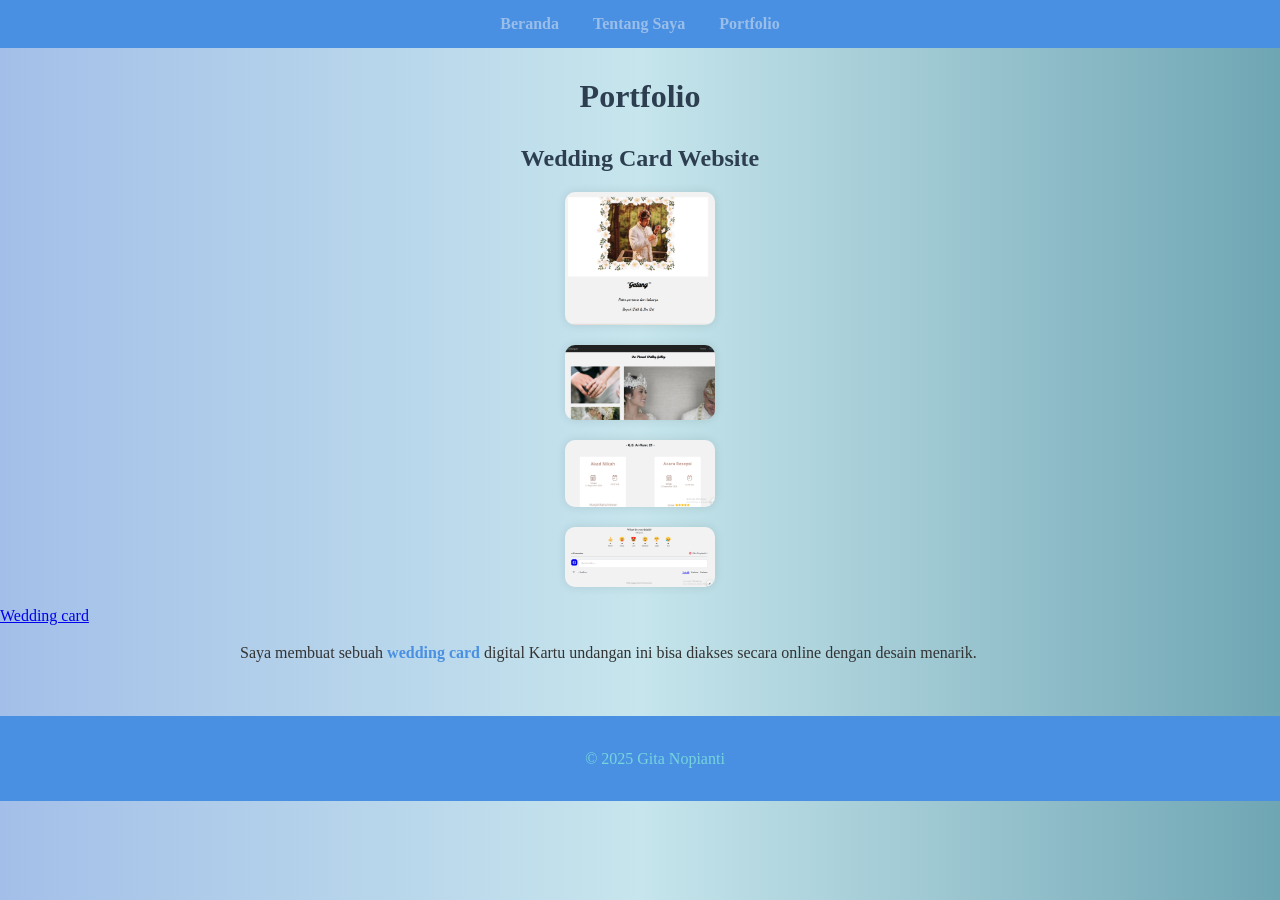
<file: portfolio.html>
<html>
    <head>
        <title>Portfolio Saya</title>
        <link rel="stylesheet" href="style.css">
    </head>
    <body>
        <nav>
        <a href="index.html">Beranda</a>
        <a href="about.html">Tentang Saya</a>
        <a href="portfolio.html">Portfolio</a>
        </nav>

        <h1>Portfolio</h1>
    
     <h2>Wedding Card Website</h2>
     <img src="FOTO1.png" href="foto wedding card" width="150">
     <img src="FOTO2.png" href="foto wedding card" width="150">
     <img src="FOTO3.png" href="foto wedding card" width="150">
     <img src="FOTO4.png" href="foto wedding card" width="150">
     <a href="https://sites.google.com/view/undangan--gian/home"target="_blank">Wedding card</a>
     
  <p>
    Saya membuat sebuah <b>wedding card</b> digital  
    Kartu undangan ini bisa diakses secara online dengan desain menarik.
  </p>

  <footer>
    <p>&copy; 2025 Gita Nopianti</p>
  </footer>
    </body>
</html>
</file>
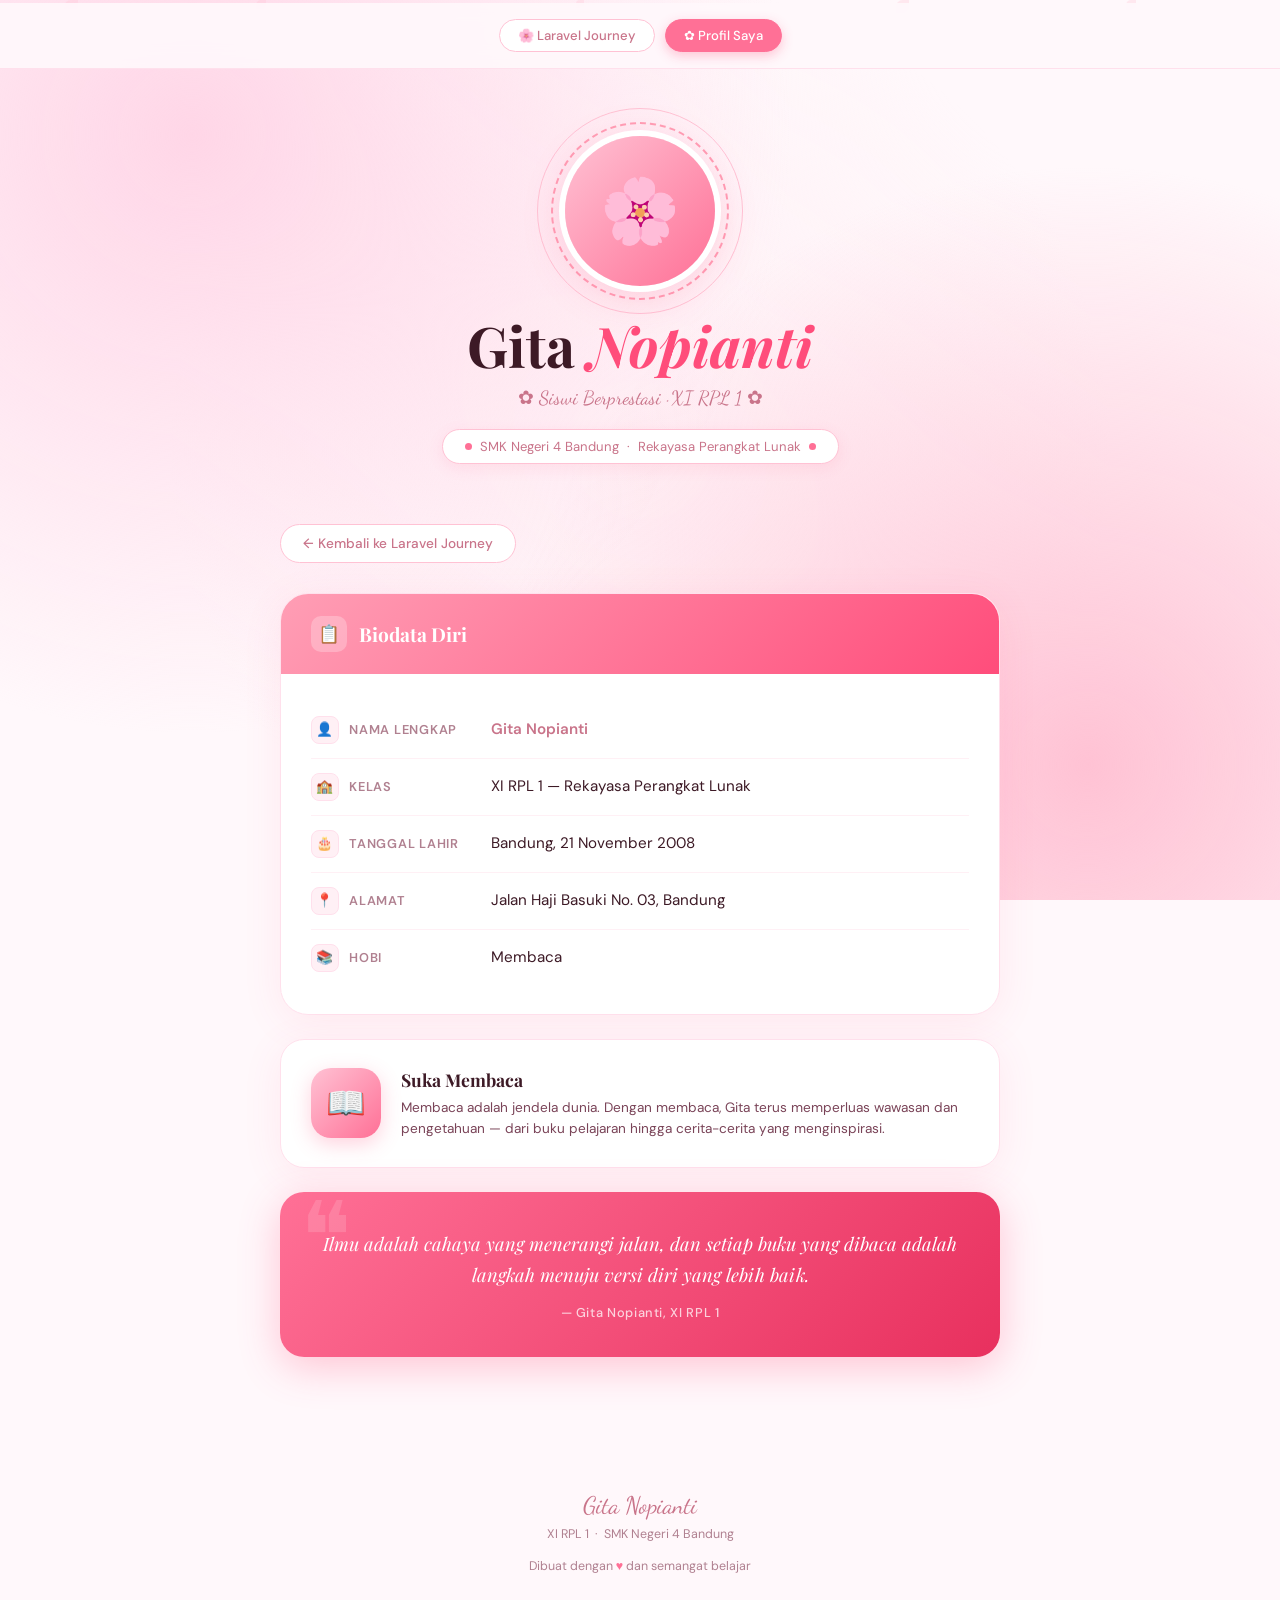
<file: profil.html>
<!DOCTYPE html>
<html lang="id">
<head>
<meta charset="UTF-8">
<meta name="viewport" content="width=device-width, initial-scale=1.0">
<title>Profil — Gita Nopianti</title>
<link href="https://fonts.googleapis.com/css2?family=Playfair+Display:ital,wght@0,400;0,700;1,400&family=DM+Sans:wght@300;400;500&family=Dancing+Script:wght@600;700&display=swap" rel="stylesheet">
<style>
  html { scroll-behavior: smooth; }

  :root {
    --pink-50: #fff0f5;
    --pink-100: #ffe0ec;
    --pink-200: #ffc2d4;
    --pink-300: #ff9eb5;
    --pink-400: #ff7096;
    --pink-500: #ff4d7b;
    --pink-600: #e8305e;
    --rose: #f9a8c9;
    --blush: #fde8f0;
    --cream: #fff8fb;
    --mauve: #c9748a;
    --text-dark: #3d1a26;
    --text-mid: #7a4458;
    --text-light: #b08090;
  }

  * { margin: 0; padding: 0; box-sizing: border-box; }

  body {
    font-family: 'DM Sans', sans-serif;
    background: var(--cream);
    color: var(--text-dark);
    min-height: 100vh;
    overflow-x: hidden;
  }

  body::before {
    content: '';
    position: fixed;
    inset: 0;
    background-image:
      radial-gradient(circle at 15% 15%, #ffd6e7 0%, transparent 45%),
      radial-gradient(circle at 85% 85%, #ffc2d4 0%, transparent 45%),
      radial-gradient(circle at 50% 50%, #fff0f5 0%, transparent 60%);
    z-index: -1;
    pointer-events: none;
  }

  /* ── Floating petals ── */
  .petal {
    position: fixed;
    border-radius: 50% 0 50% 0;
    background: var(--pink-200);
    opacity: 0.3;
    animation: floatPetal linear infinite;
    z-index: 0;
    pointer-events: none;
  }
  @keyframes floatPetal {
    0%   { transform: translateY(100vh) rotate(0deg); opacity: 0; }
    10%  { opacity: 0.3; }
    90%  { opacity: 0.3; }
    100% { transform: translateY(-10vh) rotate(360deg); opacity: 0; }
  }

  /* ── PROGRESS BAR ── */
  .progress-top {
    position: fixed;
    top: 0; left: 0;
    height: 3px;
    background: linear-gradient(90deg, var(--pink-300), var(--pink-500), var(--pink-300));
    z-index: 999;
    transition: width 0.1s;
    pointer-events: none;
  }

  /* ── NAV ── */
  nav {
    position: sticky;
    top: 3px;
    z-index: 100;
    display: flex;
    justify-content: center;
    flex-wrap: wrap;
    gap: 10px;
    padding: 16px 20px;
    background: rgba(255, 248, 251, 0.92);
    backdrop-filter: blur(10px);
    -webkit-backdrop-filter: blur(10px);
    border-bottom: 1px solid var(--pink-100);
  }
  nav a {
    text-decoration: none;
    padding: 7px 18px;
    border-radius: 999px;
    font-size: 0.82rem;
    font-weight: 500;
    border: 1.5px solid var(--pink-200);
    color: var(--mauve);
    background: white;
    transition: all 0.25s;
    cursor: pointer;
    display: inline-block;
    z-index: 101;
  }
  nav a:hover, nav a.active {
    background: var(--pink-400);
    color: white;
    border-color: var(--pink-400);
    box-shadow: 0 4px 12px rgba(255,77,123,0.3);
  }

  /* ── HERO SECTION ── */
  .hero {
    position: relative;
    padding: 70px 20px 50px;
    text-align: center;
    z-index: 1;
    overflow: hidden;
  }

  /* Decorative rings behind avatar */
  .avatar-wrap {
    position: relative;
    display: inline-block;
    margin-bottom: 28px;
  }
  .avatar-wrap::before {
    content: '';
    position: absolute;
    inset: -14px;
    border-radius: 50%;
    border: 2px dashed var(--pink-300);
    animation: spinSlow 20s linear infinite;
  }
  .avatar-wrap::after {
    content: '';
    position: absolute;
    inset: -28px;
    border-radius: 50%;
    border: 1.5px solid var(--pink-200);
    animation: spinSlow 30s linear infinite reverse;
  }
  @keyframes spinSlow {
    from { transform: rotate(0deg); }
    to   { transform: rotate(360deg); }
  }

  .avatar {
    width: 150px;
    height: 150px;
    border-radius: 50%;
    background: linear-gradient(135deg, var(--pink-200), var(--pink-400));
    display: flex;
    align-items: center;
    justify-content: center;
    font-size: 4rem;
    box-shadow:
      0 0 0 6px white,
      0 8px 40px rgba(255,77,123,0.25);
    position: relative;
    z-index: 1;
    animation: fadeUp 0.8s ease both;
    overflow: hidden;
  }
  .avatar img {
    width: 100%;
    height: 100%;
    object-fit: cover;
    border-radius: 50%;
  }

  .hero-name {
    font-family: 'Playfair Display', serif;
    font-size: clamp(2.2rem, 5vw, 3.5rem);
    color: var(--text-dark);
    line-height: 1.1;
    animation: fadeUp 0.8s 0.15s ease both;
  }
  .hero-name span {
    color: var(--pink-500);
    font-style: italic;
  }

  .hero-subtitle {
    margin-top: 10px;
    font-family: 'Dancing Script', cursive;
    font-size: 1.2rem;
    color: var(--mauve);
    animation: fadeUp 0.8s 0.3s ease both;
  }

  .hero-badge {
    display: inline-flex;
    align-items: center;
    gap: 8px;
    margin-top: 20px;
    padding: 8px 22px;
    background: white;
    border: 1.5px solid var(--pink-200);
    border-radius: 999px;
    font-size: 0.82rem;
    color: var(--mauve);
    animation: fadeUp 0.8s 0.45s ease both;
    box-shadow: 0 4px 15px rgba(255,77,123,0.1);
  }
  .dot { width: 7px; height: 7px; border-radius: 50%; background: var(--pink-400); display: inline-block; }

  @keyframes fadeUp {
    from { opacity: 0; transform: translateY(24px); }
    to   { opacity: 1; transform: translateY(0); }
  }

  /* ── MAIN ── */
  main {
    max-width: 760px;
    margin: 0 auto;
    padding: 10px 20px 80px;
    position: relative;
    z-index: 1;
  }

  /* ── BIODATA CARD ── */
  .bio-card {
    background: white;
    border-radius: 28px;
    overflow: hidden;
    box-shadow: 0 8px 40px rgba(255,77,123,0.09);
    border: 1px solid var(--pink-100);
    margin-bottom: 24px;
    animation: cardReveal 0.7s 0.2s ease both;
  }
  @keyframes cardReveal {
    from { opacity: 0; transform: translateY(30px); }
    to   { opacity: 1; transform: translateY(0); }
  }

  .bio-card-header {
    background: linear-gradient(135deg, var(--pink-300), var(--pink-500));
    padding: 22px 30px;
    display: flex;
    align-items: center;
    gap: 12px;
  }
  .bio-card-header h2 {
    font-family: 'Playfair Display', serif;
    color: white;
    font-size: 1.2rem;
  }
  .bio-card-header .icon {
    width: 36px; height: 36px;
    background: rgba(255,255,255,0.25);
    border-radius: 10px;
    display: flex;
    align-items: center;
    justify-content: center;
    font-size: 1.1rem;
  }

  .bio-grid {
    padding: 28px 30px;
    display: grid;
    gap: 0;
  }

  .bio-row {
    display: grid;
    grid-template-columns: 180px 1fr;
    padding: 14px 0;
    border-bottom: 1px solid var(--pink-50);
    align-items: center;
    transition: background 0.2s;
  }
  .bio-row:last-child { border-bottom: none; }
  .bio-row:hover { background: var(--pink-50); margin: 0 -30px; padding: 14px 30px; border-radius: 12px; }

  .bio-label {
    display: flex;
    align-items: center;
    gap: 10px;
    font-size: 0.8rem;
    font-weight: 600;
    color: var(--text-light);
    text-transform: uppercase;
    letter-spacing: 0.06em;
  }
  .bio-label .licon {
    width: 28px; height: 28px;
    background: var(--pink-50);
    border: 1px solid var(--pink-100);
    border-radius: 8px;
    display: flex;
    align-items: center;
    justify-content: center;
    font-size: 0.85rem;
    flex-shrink: 0;
  }

  .bio-value {
    font-size: 0.95rem;
    color: var(--text-dark);
    font-weight: 400;
    line-height: 1.4;
  }
  .bio-value strong {
    color: var(--mauve);
    font-weight: 600;
  }

  @media(max-width: 500px) {
    .bio-row { grid-template-columns: 1fr; gap: 4px; }
    .bio-value { padding-left: 38px; }
  }

  /* ── QUOTE CARD ── */
  .quote-card {
    background: linear-gradient(135deg, var(--pink-400), var(--pink-600));
    border-radius: 24px;
    padding: 36px 32px;
    text-align: center;
    margin-bottom: 24px;
    position: relative;
    overflow: hidden;
    animation: cardReveal 0.7s 0.4s ease both;
    box-shadow: 0 10px 40px rgba(255,77,123,0.3);
  }
  .quote-card::before {
    content: '❝';
    position: absolute;
    top: -10px; left: 20px;
    font-size: 6rem;
    color: rgba(255,255,255,0.15);
    font-family: 'Playfair Display', serif;
    line-height: 1;
  }
  .quote-card p {
    font-family: 'Playfair Display', serif;
    font-style: italic;
    font-size: 1.15rem;
    color: white;
    line-height: 1.7;
    position: relative;
    z-index: 1;
  }
  .quote-card .quote-author {
    margin-top: 14px;
    font-family: 'DM Sans', sans-serif;
    font-size: 0.8rem;
    color: rgba(255,255,255,0.75);
    font-style: normal;
    font-weight: 500;
    letter-spacing: 0.05em;
  }

  /* ── BACK BUTTON ── */
  .back-btn {
    display: inline-flex;
    align-items: center;
    gap: 8px;
    text-decoration: none;
    padding: 10px 22px;
    border-radius: 999px;
    background: white;
    border: 1.5px solid var(--pink-200);
    color: var(--mauve);
    font-size: 0.85rem;
    font-weight: 500;
    transition: all 0.25s;
    margin-bottom: 30px;
    display: inline-flex;
  }
  .back-btn:hover {
    background: var(--pink-400);
    color: white;
    border-color: var(--pink-400);
    box-shadow: 0 4px 14px rgba(255,77,123,0.3);
    transform: translateX(-3px);
  }

  /* ── FOOTER ── */
  footer {
    text-align: center;
    padding: 30px 20px 50px;
    color: var(--text-light);
    font-size: 0.78rem;
    position: relative;
    z-index: 1;
  }
  footer .heart { color: var(--pink-400); }
  footer .logo {
    font-family: 'Dancing Script', cursive;
    font-size: 1.5rem;
    color: var(--mauve);
    display: block;
    margin-bottom: 6px;
  }

  /* ── BACK TO TOP ── */
  #btt {
    position: fixed;
    bottom: 28px; right: 28px;
    width: 44px; height: 44px;
    border-radius: 50%;
    background: var(--pink-400);
    color: white;
    border: none;
    font-size: 1.2rem;
    cursor: pointer;
    box-shadow: 0 6px 20px rgba(255,77,123,0.4);
    opacity: 0;
    transform: translateY(10px);
    transition: all 0.3s;
    z-index: 999;
  }
  #btt.show { opacity: 1; transform: translateY(0); }

  /* ── HOBI CARD ── */
  .hobi-card {
    background: white;
    border-radius: 24px;
    overflow: hidden;
    box-shadow: 0 8px 40px rgba(255,77,123,0.09);
    border: 1px solid var(--pink-100);
    margin-bottom: 24px;
    animation: cardReveal 0.7s 0.35s ease both;
  }
  .hobi-inner {
    padding: 28px 30px;
    display: flex;
    align-items: center;
    gap: 20px;
  }
  .hobi-icon {
    width: 70px; height: 70px;
    border-radius: 20px;
    background: linear-gradient(135deg, var(--pink-200), var(--pink-400));
    display: flex;
    align-items: center;
    justify-content: center;
    font-size: 2rem;
    flex-shrink: 0;
    box-shadow: 0 6px 20px rgba(255,77,123,0.25);
  }
  .hobi-text h3 {
    font-family: 'Playfair Display', serif;
    font-size: 1.1rem;
    color: var(--text-dark);
    margin-bottom: 6px;
  }
  .hobi-text p {
    font-size: 0.85rem;
    color: var(--text-mid);
    line-height: 1.55;
  }
</style>
</head>
<body>

<div class="progress-top" id="progress"></div>

<!-- Floating Petals -->
<div class="petal" style="left:5%;width:14px;height:14px;animation-duration:12s;animation-delay:0s;"></div>
<div class="petal" style="left:20%;width:10px;height:10px;animation-duration:9s;animation-delay:2s;"></div>
<div class="petal" style="left:45%;width:8px;height:8px;animation-duration:14s;animation-delay:5s;"></div>
<div class="petal" style="left:70%;width:13px;height:13px;animation-duration:11s;animation-delay:1s;"></div>
<div class="petal" style="left:88%;width:10px;height:10px;animation-duration:13s;animation-delay:3s;"></div>

<!-- Nav -->
<nav>
  <a href="blog_lkpd_gita.html">🌸 Laravel Journey</a>
  <a href="profil.html" class="active">✿ Profil Saya</a>
</nav>

<!-- Hero -->
<section class="hero">
  <div class="avatar-wrap">
    <div class="avatar">🌸</div>
  </div>
  <h1 class="hero-name">Gita <span>Nopianti</span></h1>
  <p class="hero-subtitle">✿ Siswi Berprestasi · XI RPL 1 ✿</p>
  <div class="hero-badge">
    <span class="dot"></span>
    SMK Negeri 4 Bandung &nbsp;·&nbsp; Rekayasa Perangkat Lunak
    <span class="dot"></span>
  </div>
</section>

<main>

  <a href="blog_lkpd_gita.html" class="back-btn">← Kembali ke Laravel Journey</a>

  <!-- Biodata Card -->
  <div class="bio-card">
    <div class="bio-card-header">
      <div class="icon">📋</div>
      <h2>Biodata Diri</h2>
    </div>
    <div class="bio-grid">
      <div class="bio-row">
        <div class="bio-label">
          <span class="licon">👤</span>
          Nama Lengkap
        </div>
        <div class="bio-value"><strong>Gita Nopianti</strong></div>
      </div>
      <div class="bio-row">
        <div class="bio-label">
          <span class="licon">🏫</span>
          Kelas
        </div>
        <div class="bio-value">XI RPL 1 — Rekayasa Perangkat Lunak</div>
      </div>
      <div class="bio-row">
        <div class="bio-label">
          <span class="licon">🎂</span>
          Tanggal Lahir
        </div>
        <div class="bio-value">Bandung, 21 November 2008</div>
      </div>
      <div class="bio-row">
        <div class="bio-label">
          <span class="licon">📍</span>
          Alamat
        </div>
        <div class="bio-value">Jalan Haji Basuki No. 03, Bandung</div>
      </div>
      <div class="bio-row">
        <div class="bio-label">
          <span class="licon">📚</span>
          Hobi
        </div>
        <div class="bio-value">Membaca</div>
      </div>
    </div>
  </div>

  <!-- Hobi Card -->
  <div class="hobi-card">
    <div class="hobi-inner">
      <div class="hobi-icon">📖</div>
      <div class="hobi-text">
        <h3>Suka Membaca</h3>
        <p>Membaca adalah jendela dunia. Dengan membaca, Gita terus memperluas wawasan dan pengetahuan — dari buku pelajaran hingga cerita-cerita yang menginspirasi.</p>
      </div>
    </div>
  </div>

  <!-- Quote Card -->
  <div class="quote-card">
    <p>Ilmu adalah cahaya yang menerangi jalan, dan setiap buku yang dibaca adalah langkah menuju versi diri yang lebih baik.</p>
    <div class="quote-author">— Gita Nopianti, XI RPL 1</div>
  </div>

</main>

<footer>
  <span class="logo">Gita Nopianti</span>
  XI RPL 1 &nbsp;·&nbsp; SMK Negeri 4 Bandung<br>
  <br>Dibuat dengan <span class="heart">♥</span> dan semangat belajar
</footer>

<button id="btt" onclick="window.scrollTo({top:0,behavior:'smooth'})">↑</button>

<script>
  const prog = document.getElementById('progress');
  window.addEventListener('scroll', () => {
    const pct = (window.scrollY / (document.body.scrollHeight - window.innerHeight)) * 100;
    prog.style.width = pct + '%';
    document.getElementById('btt').classList.toggle('show', window.scrollY > 200);
  });
</script>
</body>
</html>
</file>
<file: style.css>
body {
    font-family:Garet-Book;
    background: linear-gradient(to right, #a3bfe9, #c6e5ec, #6fa6b4);
    margin: 0;
    padding: 0;
    color: #333;
}

@font-face {
    font-family:"Garet-Book";
    font-weight: normal;
    font-style: normal;
}

nav {
    background-color: #4a90e2;
    padding: 15px;
    text-align: center;
}

nav a {
    text-decoration: none;
    color: rgb(153, 190, 234);
    margin: 0 15px;
    font-weight: bold;
    transition: 0.3s;
}

nav a:hover {
    color: #93c1ea;
    text-decoration: underline;
}

h1, h2 {
    color: #2c3e50;
    text-align: center;
    margin-top: 30px;
}

p {
    line-height: 1.6;
    max-width: 800px;
    margin: 15px auto;
    padding: 0 15px;
}

img {
    display: block;
    margin: 20px auto;
    border-radius: 10px;
    box-shadow: 0 0 10px rgba(0, 0, 0, 0.1);
}

footer {
    background-color: #4a90e2;
    color: rgb(117, 212, 220);
    text-align: center;
    padding: 15px;
    position: relative;
    bottom: 0;
    width: 100%;
    margin-top: 50px;
}

table {
    margin: auto;
    border-collapse: collapse;
    width: 80%;
}

td {
    padding: 10px;
    vertical-align: top;
}

b {
    color: #4a90e2;
}

audio {
    display: block;
    margin: 10px auto;
}
</file>
